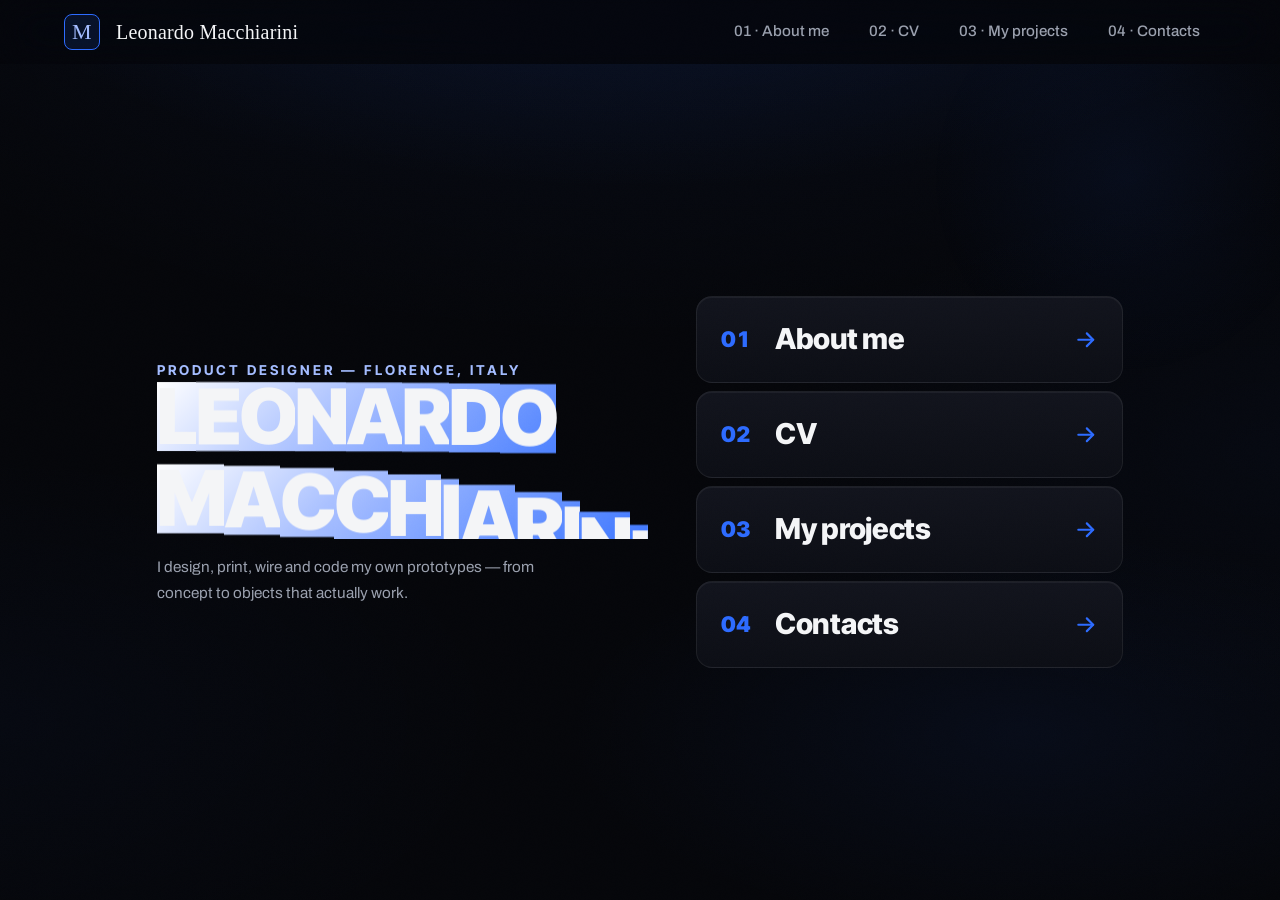
<file: index.html>
<!doctype html>
<html lang="en">
<head>
<meta charset="utf-8">
<meta name="viewport" content="width=device-width, initial-scale=1">
<meta name="color-scheme" content="dark">
<title>Leonardo Macchiarini — Product Designer</title>
<meta name="description" content="Portfolio of Leonardo Macchiarini: product design, 3D modeling and physical prototyping.">
<link rel="icon" href="data:image/svg+xml,%3Csvg xmlns='http://www.w3.org/2000/svg' viewBox='0 0 64 64'%3E%3Crect width='64' height='64' rx='14' fill='%23070708'/%3E%3Ctext x='32' y='45' font-family='Georgia,serif' font-size='38' fill='%232D6BFF' text-anchor='middle'%3EM%3C/text%3E%3C/svg%3E">
<link rel="stylesheet" href="assets/css/fonts.css">
<link rel="stylesheet" href="assets/css/layout.css">
<link rel="stylesheet" href="assets/css/style.css">
<script src="assets/vendor/gsap.min.js" defer></script>
<script src="assets/vendor/ScrollTrigger.min.js" defer></script>
<script src="assets/vendor/lenis.min.js" defer></script>
<script src="assets/js/main.js" defer></script>
<script src="assets/js/motion.js" defer></script>
</head>
<body class="landing-page">
<a class="skip" href="#contenuto">Skip to content</a>
<div id="progress" aria-hidden="true"></div>
<header class="site-header">
  <div class="header-inner">
    <a class="brand" href="index.html"><span class="brand-mark" aria-hidden="true">M</span><span>Leonardo Macchiarini</span></a>
    <button class="nav-toggle" type="button" aria-expanded="false" aria-controls="site-nav" aria-label="Open menu"><svg class="od-icon" style="--od-icon-size:1.4em" viewBox="0 0 24 24" fill="none" stroke="currentColor" stroke-width="2" stroke-linecap="round" aria-hidden="true"><path d="M4 7h16M4 12h16M4 17h16"/></svg></button>
    <nav class="site-nav" id="site-nav" aria-label="Main navigation">
      <ul><li><a href="about.html">01 · About me</a></li><li><a href="cv.html">02 · CV</a></li><li><a href="projects.html">03 · My projects</a></li><li><a href="contacts.html">04 · Contacts</a></li></ul>
    </nav>
  </div>
</header>
<main id="contenuto">
  <section class="landing">
    <div class="landing-inner container">
      <div class="landing-text">
        <p class="kicker landing-kicker">Product designer — Florence, Italy</p>
        <h1 class="landing-title">Leonardo<br>Macchiarini</h1>
        <p class="landing-bio">I design, print, wire and code my own prototypes — from concept to objects that actually work.</p>
      </div>
      <nav class="landing-links" aria-label="Portfolio sections">
        <a class="landing-link" href="about.html"><span class="ll-num" aria-hidden="true">01</span><span class="ll-title">About me</span><span class="ll-arrow" aria-hidden="true"><svg class="od-icon" style="--od-icon-size:1.5em" viewBox="0 0 24 24" fill="none" stroke="currentColor" stroke-width="2" stroke-linecap="round" stroke-linejoin="round"><path d="M5 12h14"/><path d="M13 6l6 6-6 6"/></svg></span></a>
        <a class="landing-link" href="cv.html"><span class="ll-num" aria-hidden="true">02</span><span class="ll-title">CV</span><span class="ll-arrow" aria-hidden="true"><svg class="od-icon" style="--od-icon-size:1.5em" viewBox="0 0 24 24" fill="none" stroke="currentColor" stroke-width="2" stroke-linecap="round" stroke-linejoin="round"><path d="M5 12h14"/><path d="M13 6l6 6-6 6"/></svg></span></a>
        <a class="landing-link" href="projects.html"><span class="ll-num" aria-hidden="true">03</span><span class="ll-title">My projects</span><span class="ll-arrow" aria-hidden="true"><svg class="od-icon" style="--od-icon-size:1.5em" viewBox="0 0 24 24" fill="none" stroke="currentColor" stroke-width="2" stroke-linecap="round" stroke-linejoin="round"><path d="M5 12h14"/><path d="M13 6l6 6-6 6"/></svg></span></a>
        <a class="landing-link" href="contacts.html"><span class="ll-num" aria-hidden="true">04</span><span class="ll-title">Contacts</span><span class="ll-arrow" aria-hidden="true"><svg class="od-icon" style="--od-icon-size:1.5em" viewBox="0 0 24 24" fill="none" stroke="currentColor" stroke-width="2" stroke-linecap="round" stroke-linejoin="round"><path d="M5 12h14"/><path d="M13 6l6 6-6 6"/></svg></span></a>
      </nav>
    </div>
  </section>
</main>
</body>
</html>
</file>
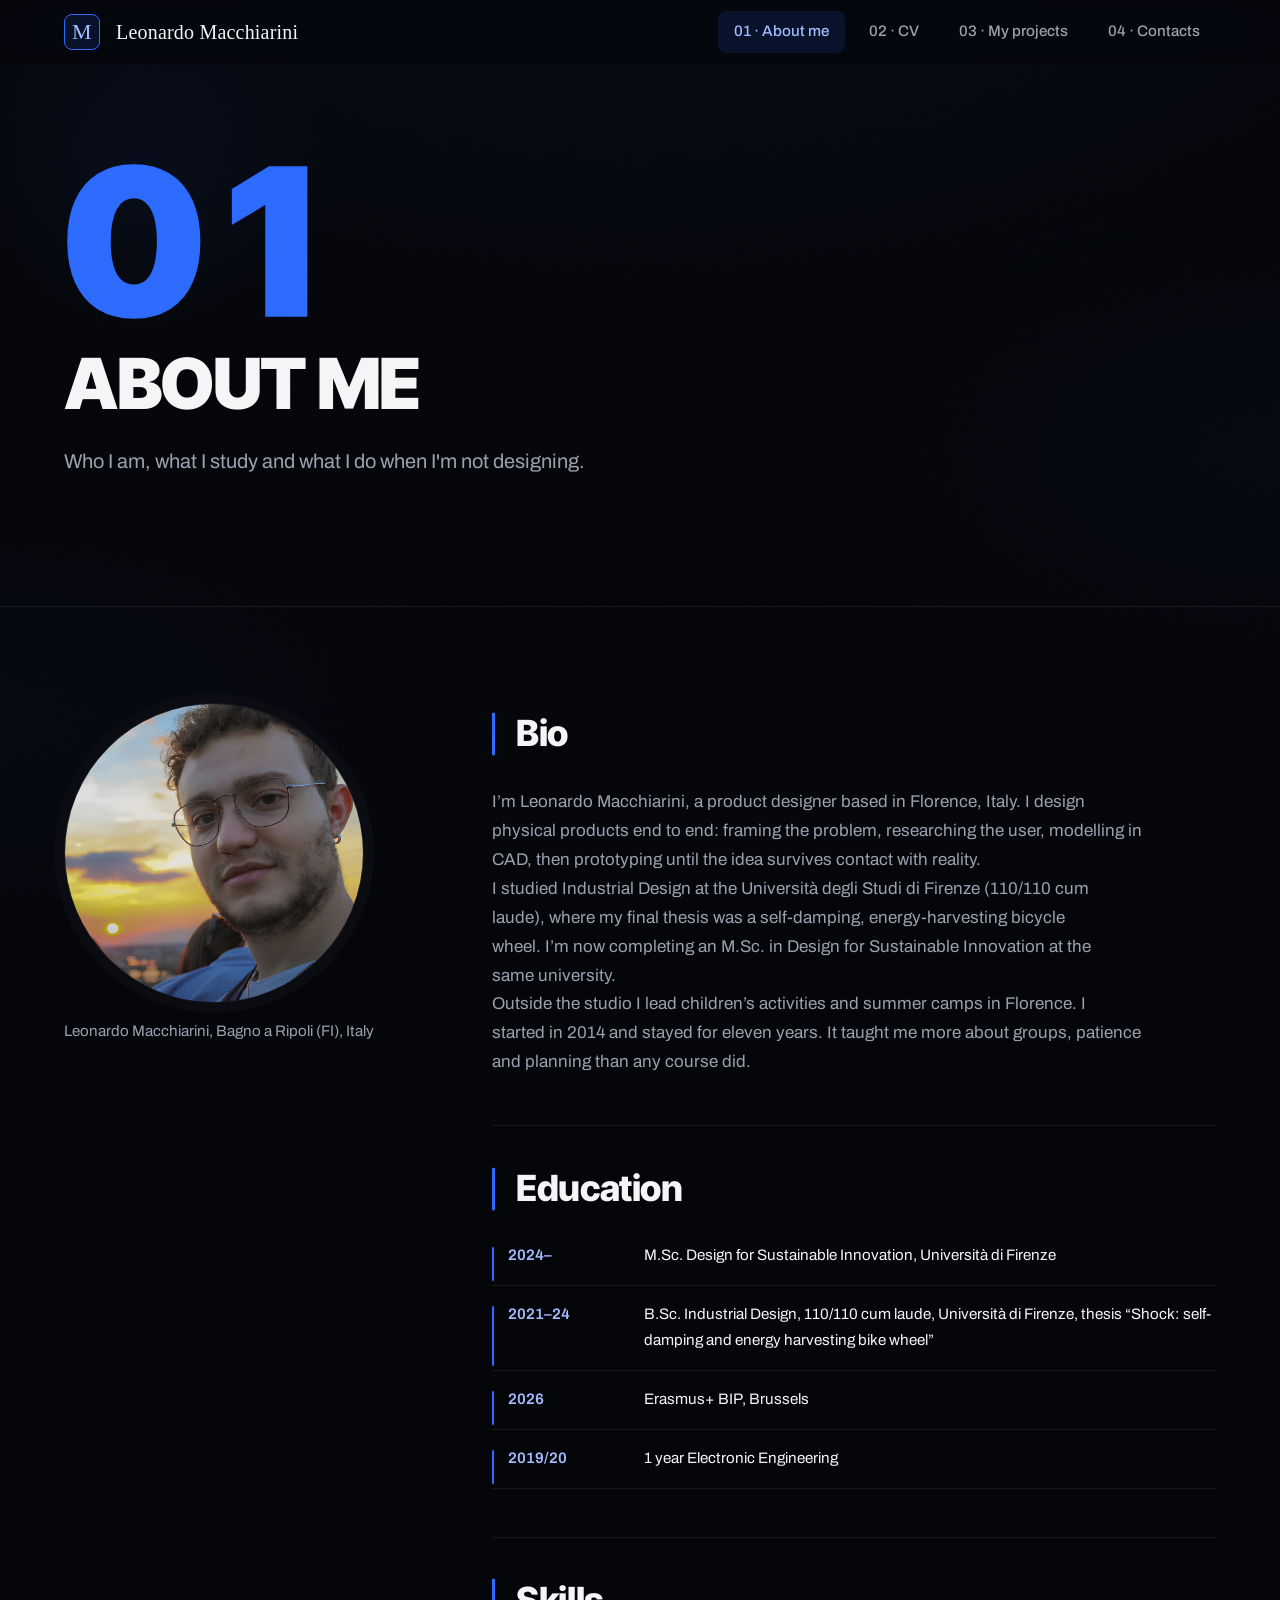
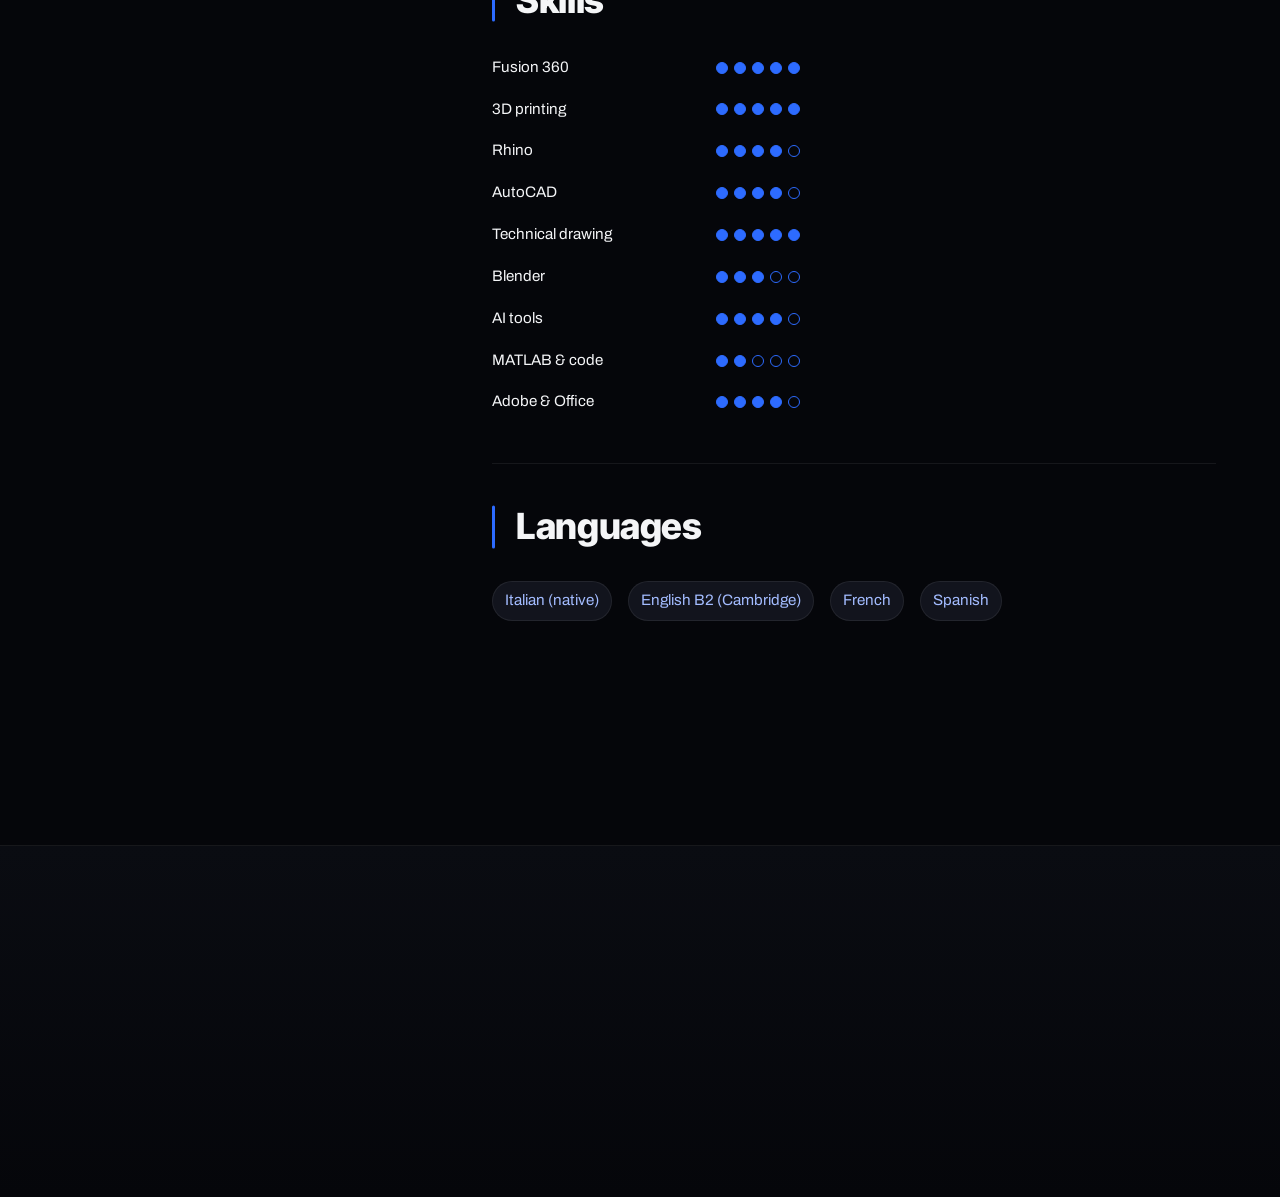
<file: about.html>
<!DOCTYPE html>
<html lang="en">
<head>
<meta charset="utf-8">
<meta name="viewport" content="width=device-width, initial-scale=1">
<meta name="color-scheme" content="dark">
<meta name="theme-color" content="#05060a">
<title>About me | Leonardo Macchiarini</title>
<meta name="description" content="Leonardo Macchiarini: bio, education, skills and languages.">
<link rel="icon" href="data:image/svg+xml,%3Csvg xmlns='http://www.w3.org/2000/svg' viewBox='0 0 64 64'%3E%3Crect width='64' height='64' rx='14' fill='%23070708'/%3E%3Ctext x='32' y='45' font-family='Georgia,serif' font-size='38' fill='%232D6BFF' text-anchor='middle'%3EM%3C/text%3E%3C/svg%3E">
<link rel="stylesheet" href="assets/css/fonts.css">
<link rel="stylesheet" href="assets/css/layout.css">
<link rel="stylesheet" href="assets/css/style.css">
<script>document.documentElement.classList.add("js")</script>
<script src="assets/vendor/gsap.min.js" defer></script>
<script src="assets/vendor/ScrollTrigger.min.js" defer></script>
<script src="assets/vendor/lenis.min.js" defer></script>
<script src="assets/js/main.js" defer></script>
<script src="assets/js/motion.js" defer></script>
</head>
<body>
<a class="skip" href="#contenuto">Skip to content</a>
<div id="progress" aria-hidden="true"></div>
<header class="site-header">
  <div class="header-inner">
    <a class="brand" href="index.html"><span class="brand-mark" aria-hidden="true">M</span><span>Leonardo Macchiarini</span></a>
    <button class="nav-toggle" type="button" aria-expanded="false" aria-controls="site-nav" aria-label="Open menu"><svg class="od-icon ic-menu" style="--od-icon-size:1.4em" viewBox="0 0 24 24" fill="none" stroke="currentColor" stroke-width="2" stroke-linecap="round" aria-hidden="true"><path d="M4 7h16M4 12h16M4 17h16"/></svg><svg class="od-icon ic-x" style="--od-icon-size:1.4em" viewBox="0 0 24 24" fill="none" stroke="currentColor" stroke-width="2" stroke-linecap="round" aria-hidden="true"><path d="M6 6l12 12M18 6L6 18"/></svg></button>
    <nav class="site-nav" id="site-nav" aria-label="Main navigation">
      <ul><li><a href="about.html" aria-current="page">01 · About me</a></li><li><a href="cv.html">02 · CV</a></li><li><a href="projects.html">03 · My projects</a></li><li><a href="contacts.html">04 · Contacts</a></li></ul>
    </nav>
  </div>
</header>
<main id="contenuto">
<section class="page-head">
  <div class="container">
    <span class="big-num" aria-hidden="true">01</span>
    <h1 class="reveal">About me</h1>
    <p class="lead reveal">Who I am, what I study and what I do when I'm not designing.</p>
  </div>
</section>
<section class="container about-grid">
  <figure class="about-photo reveal">
    <span class="frame"><img src="assets/img/about/p04-01.jpg" width="2367" height="2000" alt="Portrait of Leonardo Macchiarini" loading="eager"></span>
    <figcaption>Leonardo Macchiarini, Bagno a Ripoli (FI), Italy</figcaption>
  </figure>
  <div class="about-cols">
    <div class="about-block reveal">
      <h2 class="reveal">Bio</h2>
      <p>I’m Leonardo Macchiarini, a product designer based in Florence, Italy. I design physical products end to end: framing the problem, researching the user, modelling in CAD, then prototyping until the idea survives contact with reality.</p>
      <p>I studied Industrial Design at the Università degli Studi di Firenze (110/110 cum laude), where my final thesis was a self-damping, energy-harvesting bicycle wheel. I’m now completing an M.Sc. in Design for Sustainable Innovation at the same university.</p>
      <p>Outside the studio I lead children’s activities and summer camps in Florence. I started in 2014 and stayed for eleven years. It taught me more about groups, patience and planning than any course did.</p>
    </div>
    <div class="about-block reveal">
      <h2 class="reveal">Education</h2>
      <ul class="edu-list"><li><span class="yr">2024–</span><span>M.Sc. Design for Sustainable Innovation, Università di Firenze</span></li><li><span class="yr">2021–24</span><span>B.Sc. Industrial Design, 110/110 cum laude, Università di Firenze, thesis “Shock: self-damping and energy harvesting bike wheel”</span></li><li><span class="yr">2026</span><span>Erasmus+ BIP, Brussels</span></li><li><span class="yr">2019/20</span><span>1 year Electronic Engineering</span></li></ul>
    </div>
    <div class="about-block reveal">
      <h2 class="reveal">Skills</h2>
      <ul class="skill-list">
        <li class="skill"><span>Fusion 360</span><span class="dots" role="img" aria-label="5 out of 5"><span class="dot on"></span><span class="dot on"></span><span class="dot on"></span><span class="dot on"></span><span class="dot on"></span></span></li>
        <li class="skill"><span>3D printing</span><span class="dots" role="img" aria-label="5 out of 5"><span class="dot on"></span><span class="dot on"></span><span class="dot on"></span><span class="dot on"></span><span class="dot on"></span></span></li>
        <li class="skill"><span>Rhino</span><span class="dots" role="img" aria-label="4 out of 5"><span class="dot on"></span><span class="dot on"></span><span class="dot on"></span><span class="dot on"></span><span class="dot"></span></span></li>
        <li class="skill"><span>AutoCAD</span><span class="dots" role="img" aria-label="4 out of 5"><span class="dot on"></span><span class="dot on"></span><span class="dot on"></span><span class="dot on"></span><span class="dot"></span></span></li>
        <li class="skill"><span>Technical drawing</span><span class="dots" role="img" aria-label="5 out of 5"><span class="dot on"></span><span class="dot on"></span><span class="dot on"></span><span class="dot on"></span><span class="dot on"></span></span></li>
        <li class="skill"><span>Blender</span><span class="dots" role="img" aria-label="3 out of 5"><span class="dot on"></span><span class="dot on"></span><span class="dot on"></span><span class="dot"></span><span class="dot"></span></span></li>
        <li class="skill"><span>AI tools</span><span class="dots" role="img" aria-label="4 out of 5"><span class="dot on"></span><span class="dot on"></span><span class="dot on"></span><span class="dot on"></span><span class="dot"></span></span></li>
        <li class="skill"><span>MATLAB &amp; code</span><span class="dots" role="img" aria-label="2 out of 5"><span class="dot on"></span><span class="dot on"></span><span class="dot"></span><span class="dot"></span><span class="dot"></span></span></li>
        <li class="skill"><span>Adobe &amp; Office</span><span class="dots" role="img" aria-label="4 out of 5"><span class="dot on"></span><span class="dot on"></span><span class="dot on"></span><span class="dot on"></span><span class="dot"></span></span></li>
      </ul>
    </div>
    <div class="about-block reveal">
      <h2 class="reveal">Languages</h2>
      <ul class="lang-list"><li class="chip">Italian (native)</li><li class="chip">English B2 (Cambridge)</li><li class="chip">French</li><li class="chip">Spanish</li></ul>
    </div>
  </div>
</section>

</main>
<footer class="site-footer">
  <div class="container">
    <div class="footer-grid">
      <div>
        <p class="footer-brand">Leonardo Macchiarini</p>
        <p class="footer-note">Product designer — Florence, Italy.</p>
      </div>
      <div>
        <h2>Contacts</h2>
        <ul class="footer-links">
          <li><a href="mailto:macchiarini.leonardo@gmail.com">macchiarini.leonardo@gmail.com</a></li>
          <li><a href="tel:+393932927646">+39&nbsp;393&nbsp;292&nbsp;7646</a></li>
          <li>Bagno a Ripoli (FI), Italy</li>
        </ul>
      </div>
      <div>
        <h2>Sections</h2>
        <ul class="footer-links">
          <li><a href="about.html">01 · About me</a></li>
          <li><a href="cv.html">02 · CV</a></li>
          <li><a href="projects.html">03 · My projects</a></li>
          <li><a href="contacts.html">04 · Contacts</a></li>
        </ul>
      </div>
    </div>
    <div class="footer-bottom">
      <span>Portfolio — Leonardo Macchiarini</span>
      <span>2026</span>
    </div>
  </div>
</footer>
</body>
</html>
</file>
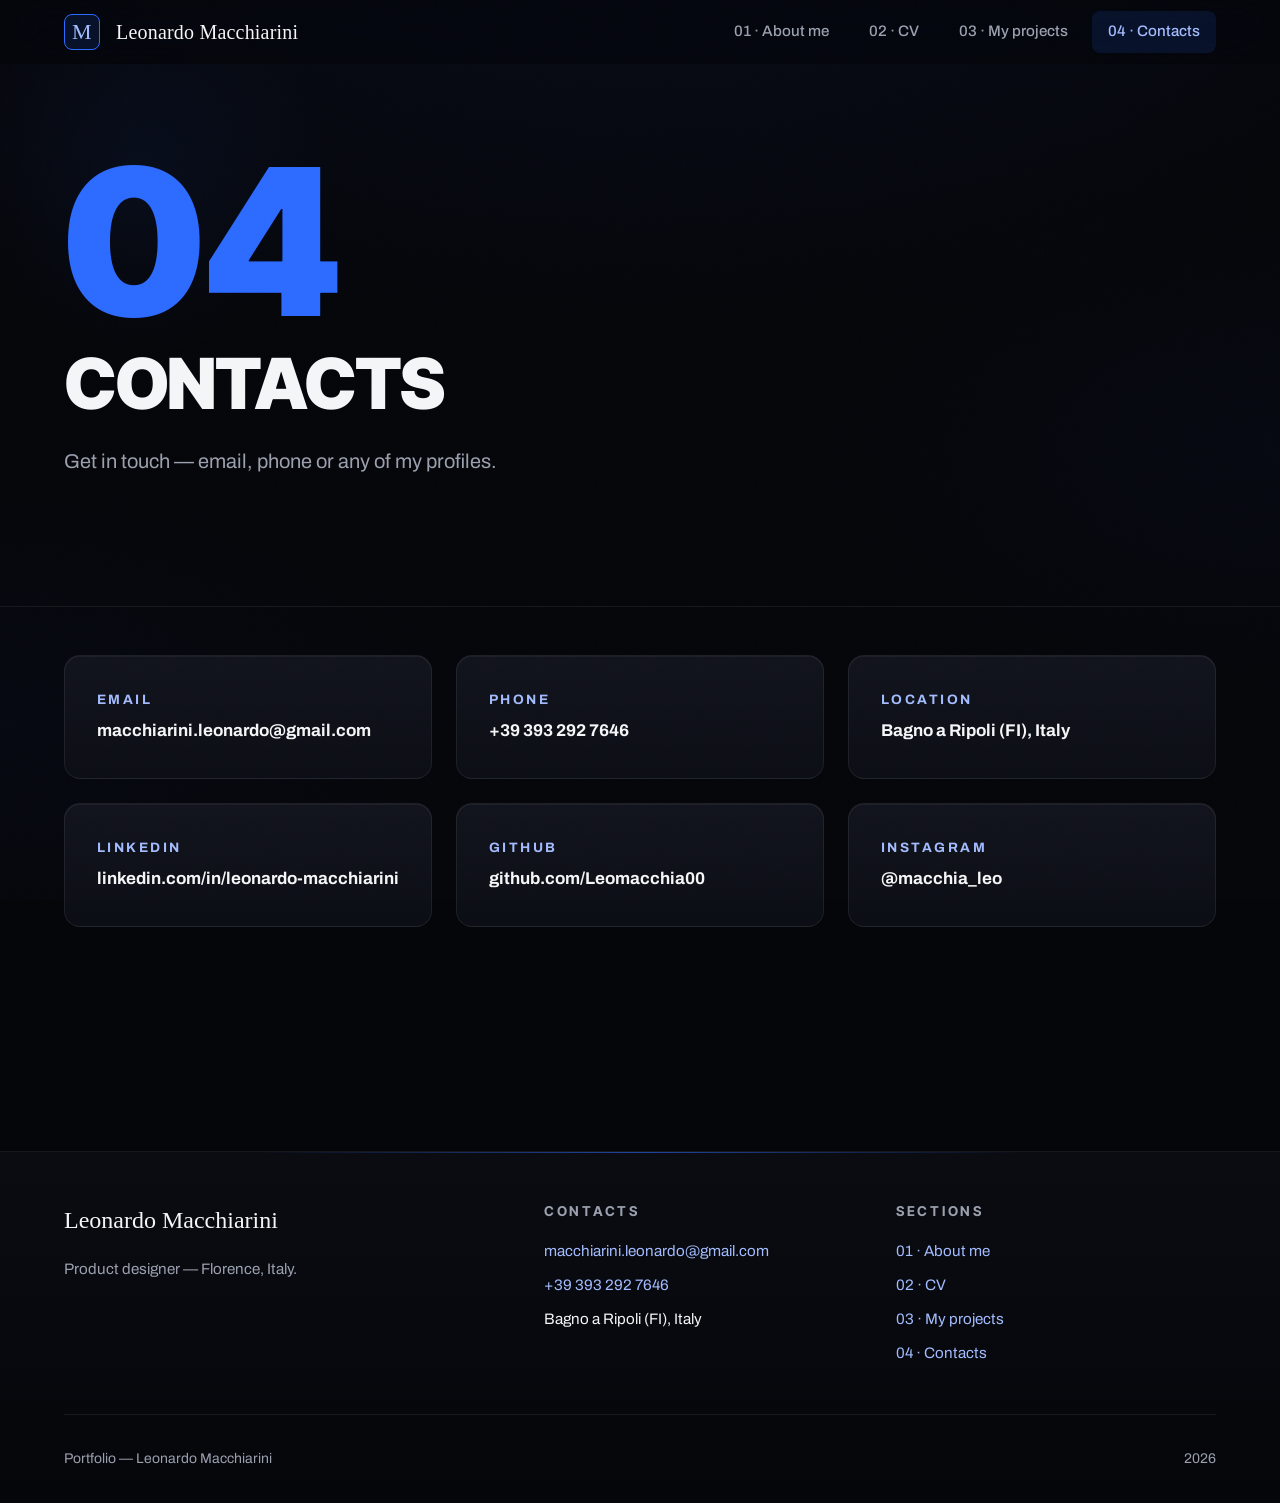
<file: contacts.html>
<!doctype html>
<html lang="en">
<head>
<meta charset="utf-8">
<meta name="viewport" content="width=device-width, initial-scale=1">
<meta name="color-scheme" content="dark">
<title>Contacts — Leonardo Macchiarini</title>
<meta name="description" content="Contact Leonardo Macchiarini: email, phone, LinkedIn, GitHub, Instagram.">
<link rel="icon" href="data:image/svg+xml,%3Csvg xmlns='http://www.w3.org/2000/svg' viewBox='0 0 64 64'%3E%3Crect width='64' height='64' rx='14' fill='%23070708'/%3E%3Ctext x='32' y='45' font-family='Georgia,serif' font-size='38' fill='%232D6BFF' text-anchor='middle'%3EM%3C/text%3E%3C/svg%3E">
<link rel="stylesheet" href="assets/css/fonts.css">
<link rel="stylesheet" href="assets/css/layout.css">
<link rel="stylesheet" href="assets/css/style.css">
<script src="assets/vendor/gsap.min.js" defer></script>
<script src="assets/vendor/ScrollTrigger.min.js" defer></script>
<script src="assets/vendor/lenis.min.js" defer></script>
<script src="assets/js/main.js" defer></script>
<script src="assets/js/motion.js" defer></script>
</head>
<body>
<a class="skip" href="#contenuto">Skip to content</a>
<div id="progress" aria-hidden="true"></div>
<header class="site-header">
  <div class="header-inner">
    <a class="brand" href="index.html"><span class="brand-mark" aria-hidden="true">M</span><span>Leonardo Macchiarini</span></a>
    <button class="nav-toggle" type="button" aria-expanded="false" aria-controls="site-nav" aria-label="Open menu"><svg class="od-icon" style="--od-icon-size:1.4em" viewBox="0 0 24 24" fill="none" stroke="currentColor" stroke-width="2" stroke-linecap="round" aria-hidden="true"><path d="M4 7h16M4 12h16M4 17h16"/></svg></button>
    <nav class="site-nav" id="site-nav" aria-label="Main navigation">
      <ul><li><a href="about.html">01 · About me</a></li><li><a href="cv.html">02 · CV</a></li><li><a href="projects.html">03 · My projects</a></li><li><a href="contacts.html" aria-current="page">04 · Contacts</a></li></ul>
    </nav>
  </div>
</header>
<main id="contenuto">
<section class="page-head">
  <div class="container">
    <span class="big-num" aria-hidden="true">04</span>
    <h1>Contacts</h1>
    <p class="lead">Get in touch — email, phone or any of my profiles.</p>
  </div>
</section>
<section class="contact-section container">
  <div class="contact-grid">
    <a class="contact-card reveal" href="mailto:macchiarini.leonardo@gmail.com"><span class="cc-label">Email</span><span class="cc-value">macchiarini.leonardo@gmail.com</span></a>
    <a class="contact-card reveal" href="tel:+393932927646"><span class="cc-label">Phone</span><span class="cc-value">+39 393 292 7646</span></a>
    <div class="contact-card reveal"><span class="cc-label">Location</span><span class="cc-value">Bagno a Ripoli (FI), Italy</span></div>
    <a class="contact-card reveal" href="https://www.linkedin.com/in/leonardo-macchiarini" target="_blank" rel="noopener"><span class="cc-label">LinkedIn</span><span class="cc-value">linkedin.com/in/leonardo-macchiarini</span></a>
    <a class="contact-card reveal" href="https://github.com/Leomacchia00" target="_blank" rel="noopener"><span class="cc-label">GitHub</span><span class="cc-value">github.com/Leomacchia00</span></a>
    <a class="contact-card reveal" href="https://www.instagram.com/macchia_leo" target="_blank" rel="noopener"><span class="cc-label">Instagram</span><span class="cc-value">@macchia_leo</span></a>
  </div>
</section>

</main>
<footer class="site-footer">
  <div class="container">
    <div class="footer-grid">
      <div>
        <p class="footer-brand">Leonardo Macchiarini</p>
        <p class="footer-note">Product designer — Florence, Italy.</p>
      </div>
      <div>
        <h2>Contacts</h2>
        <ul class="footer-links">
          <li><a href="mailto:macchiarini.leonardo@gmail.com">macchiarini.leonardo@gmail.com</a></li>
          <li><a href="tel:+393932927646">+39 393 292 7646</a></li>
          <li>Bagno a Ripoli (FI), Italy</li>
        </ul>
      </div>
      <div>
        <h2>Sections</h2>
        <ul class="footer-links">
          <li><a href="about.html">01 · About me</a></li>
          <li><a href="cv.html">02 · CV</a></li>
          <li><a href="projects.html">03 · My projects</a></li>
          <li><a href="contacts.html">04 · Contacts</a></li>
        </ul>
      </div>
    </div>
    <div class="footer-bottom">
      <span>Portfolio — Leonardo Macchiarini</span>
      <span>2026</span>
    </div>
  </div>
</footer>
</body>
</html>
</file>
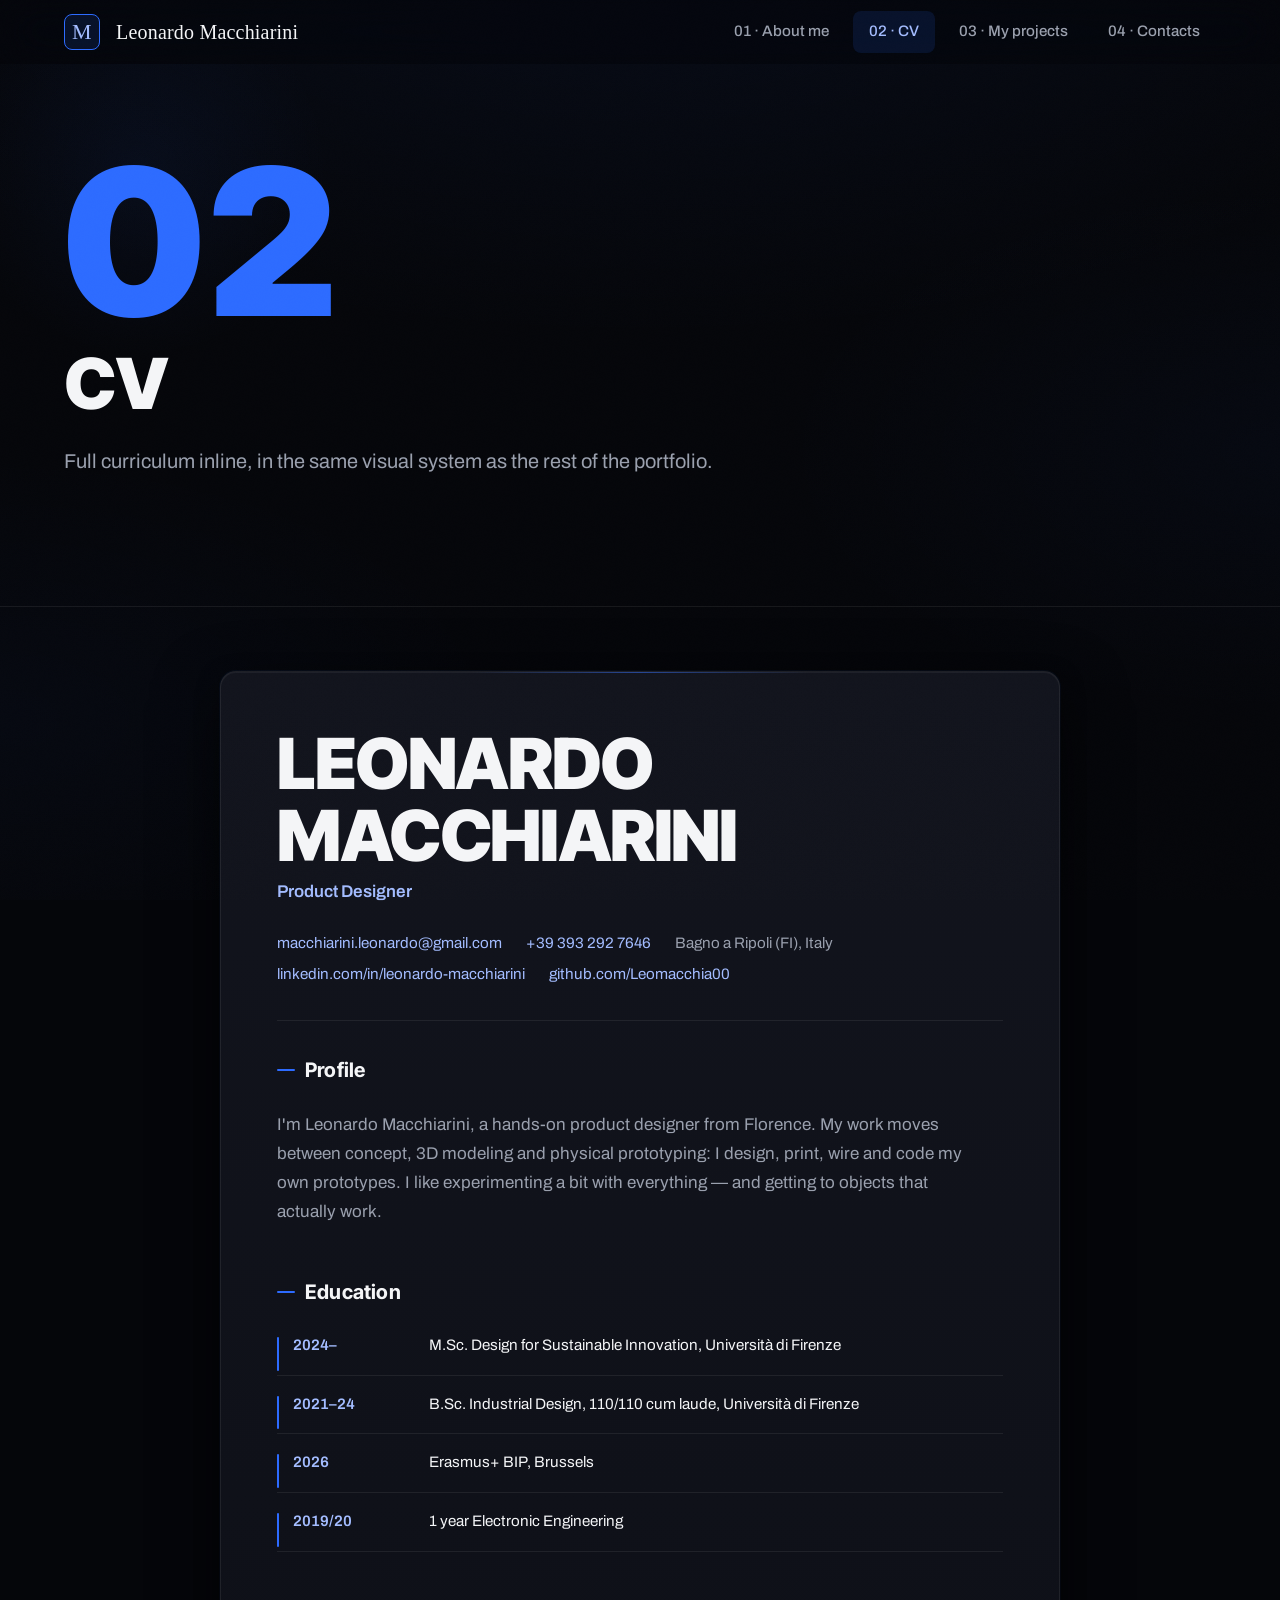
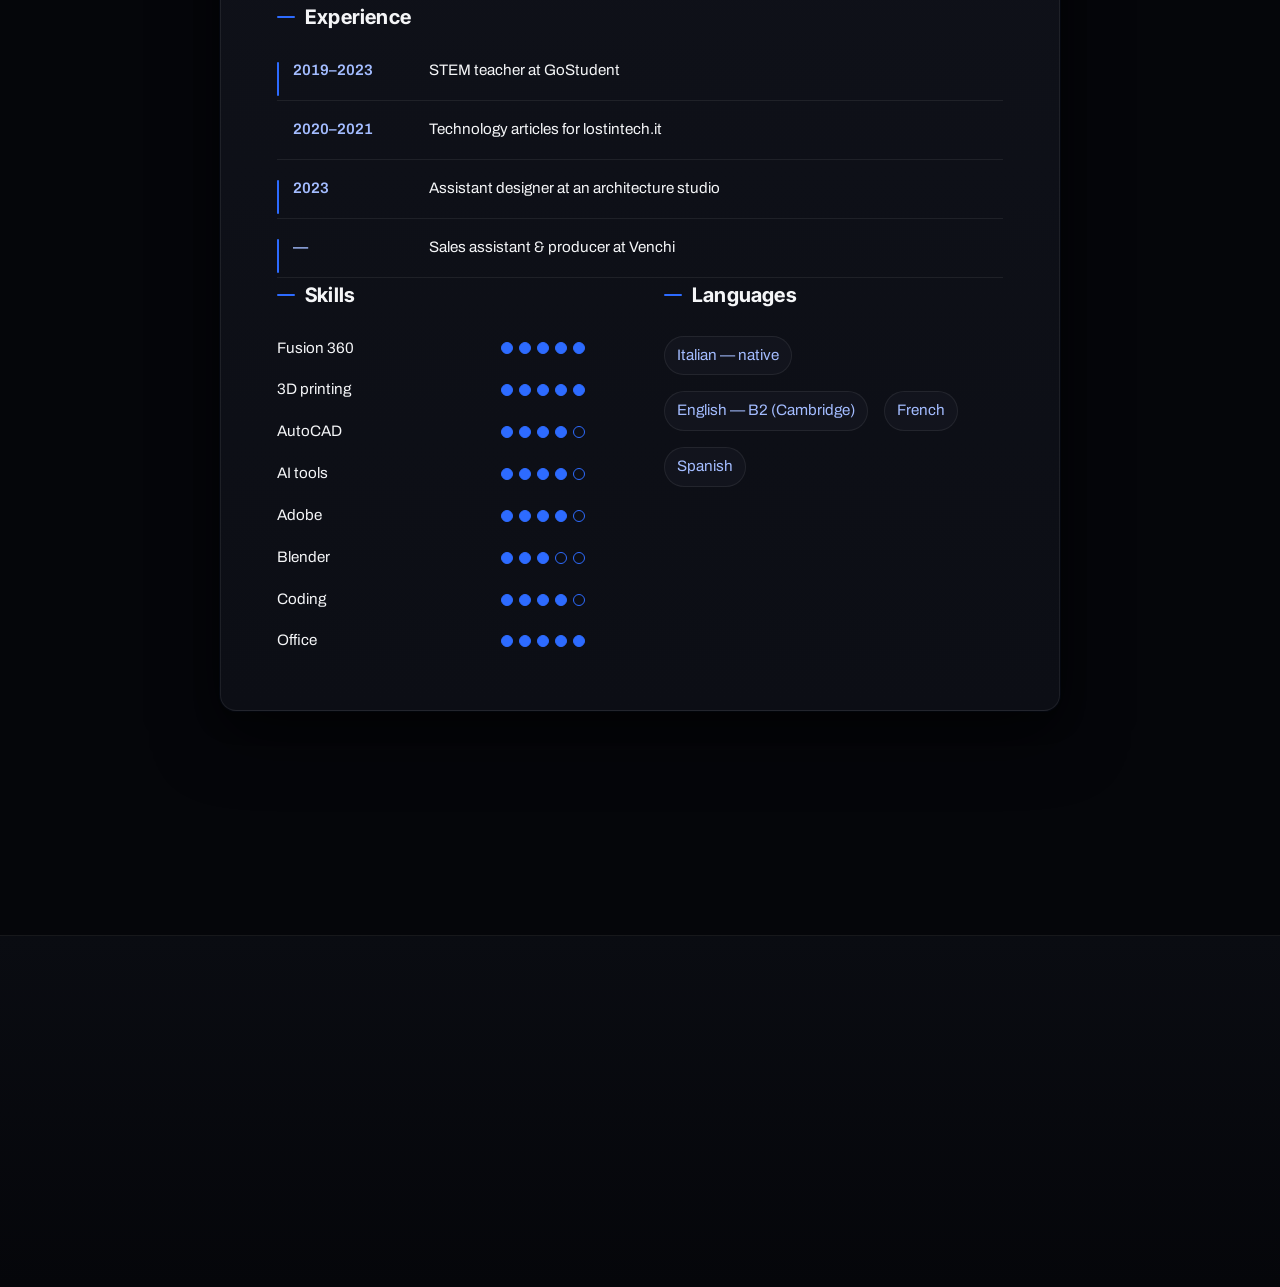
<file: cv.html>
<!doctype html>
<html lang="en">
<head>
<meta charset="utf-8">
<meta name="viewport" content="width=device-width, initial-scale=1">
<meta name="color-scheme" content="dark">
<title>CV — Leonardo Macchiarini</title>
<meta name="description" content="Curriculum vitae of Leonardo Macchiarini, product designer.">
<link rel="icon" href="data:image/svg+xml,%3Csvg xmlns='http://www.w3.org/2000/svg' viewBox='0 0 64 64'%3E%3Crect width='64' height='64' rx='14' fill='%23070708'/%3E%3Ctext x='32' y='45' font-family='Georgia,serif' font-size='38' fill='%232D6BFF' text-anchor='middle'%3EM%3C/text%3E%3C/svg%3E">
<link rel="stylesheet" href="assets/css/fonts.css">
<link rel="stylesheet" href="assets/css/layout.css">
<link rel="stylesheet" href="assets/css/style.css">
<script src="assets/vendor/gsap.min.js" defer></script>
<script src="assets/vendor/ScrollTrigger.min.js" defer></script>
<script src="assets/vendor/lenis.min.js" defer></script>
<script src="assets/js/main.js" defer></script>
<script src="assets/js/motion.js" defer></script>
</head>
<body>
<a class="skip" href="#contenuto">Skip to content</a>
<div id="progress" aria-hidden="true"></div>
<header class="site-header">
  <div class="header-inner">
    <a class="brand" href="index.html"><span class="brand-mark" aria-hidden="true">M</span><span>Leonardo Macchiarini</span></a>
    <button class="nav-toggle" type="button" aria-expanded="false" aria-controls="site-nav" aria-label="Open menu"><svg class="od-icon" style="--od-icon-size:1.4em" viewBox="0 0 24 24" fill="none" stroke="currentColor" stroke-width="2" stroke-linecap="round" aria-hidden="true"><path d="M4 7h16M4 12h16M4 17h16"/></svg></button>
    <nav class="site-nav" id="site-nav" aria-label="Main navigation">
      <ul><li><a href="about.html">01 · About me</a></li><li><a href="cv.html" aria-current="page">02 · CV</a></li><li><a href="projects.html">03 · My projects</a></li><li><a href="contacts.html">04 · Contacts</a></li></ul>
    </nav>
  </div>
</header>
<main id="contenuto">
<section class="page-head">
  <div class="container">
    <span class="big-num" aria-hidden="true">02</span>
    <h1>CV</h1>
    <p class="lead">Full curriculum inline, in the same visual system as the rest of the portfolio.</p>
  </div>
</section>
<section class="cv-wrap container">
  <article class="cv-sheet reveal">
    <header class="cv-head">
      <h2>Leonardo Macchiarini</h2>
      <p class="cv-role">Product Designer</p>
      <ul class="cv-contact">
        <li><a href="mailto:macchiarini.leonardo@gmail.com">macchiarini.leonardo@gmail.com</a></li>
        <li><a href="tel:+393932927646">+39 393 292 7646</a></li>
        <li>Bagno a Ripoli (FI), Italy</li>
        <li><a href="https://www.linkedin.com/in/leonardo-macchiarini" target="_blank" rel="noopener">linkedin.com/in/leonardo-macchiarini</a></li>
        <li><a href="https://github.com/Leomacchia00" target="_blank" rel="noopener">github.com/Leomacchia00</a></li>
      </ul>
    </header>
    <section class="cv-sec">
      <h3>Profile</h3>
      <p>I'm Leonardo Macchiarini, a hands-on product designer from Florence. My work moves between concept, 3D modeling and physical prototyping: I design, print, wire and code my own prototypes. I like experimenting a bit with everything — and getting to objects that actually work.</p>
    </section>
    <section class="cv-sec">
      <h3>Education</h3>
      <ul class="edu-list"><li><span class="yr">2024–</span><span>M.Sc. Design for Sustainable Innovation, Università di Firenze</span></li><li><span class="yr">2021–24</span><span>B.Sc. Industrial Design, 110/110 cum laude, Università di Firenze</span></li><li><span class="yr">2026</span><span>Erasmus+ BIP, Brussels</span></li><li><span class="yr">2019/20</span><span>1 year Electronic Engineering</span></li></ul>
    </section>
    <section class="cv-sec">
      <h3>Experience</h3>
      <ul class="exp-list"><li><span class="yr">2019–2023</span><span>STEM teacher at GoStudent</span></li><li><span class="yr">2020–2021</span><span>Technology articles for lostintech.it</span></li><li><span class="yr">2023</span><span>Assistant designer at an architecture studio</span></li><li><span class="yr">—</span><span>Sales assistant &amp; producer at Venchi</span></li></ul>
    </section>
    <div class="cv-cols">
    <section class="cv-sec">
      <h3>Skills</h3>
      <ul class="skill-list"><li class="skill"><span>Fusion 360</span><span class="dots" role="img" aria-label="5 out of 5"><span class="dot on"></span><span class="dot on"></span><span class="dot on"></span><span class="dot on"></span><span class="dot on"></span></span></li><li class="skill"><span>3D printing</span><span class="dots" role="img" aria-label="5 out of 5"><span class="dot on"></span><span class="dot on"></span><span class="dot on"></span><span class="dot on"></span><span class="dot on"></span></span></li><li class="skill"><span>AutoCAD</span><span class="dots" role="img" aria-label="4 out of 5"><span class="dot on"></span><span class="dot on"></span><span class="dot on"></span><span class="dot on"></span><span class="dot"></span></span></li><li class="skill"><span>AI tools</span><span class="dots" role="img" aria-label="4 out of 5"><span class="dot on"></span><span class="dot on"></span><span class="dot on"></span><span class="dot on"></span><span class="dot"></span></span></li><li class="skill"><span>Adobe</span><span class="dots" role="img" aria-label="4 out of 5"><span class="dot on"></span><span class="dot on"></span><span class="dot on"></span><span class="dot on"></span><span class="dot"></span></span></li><li class="skill"><span>Blender</span><span class="dots" role="img" aria-label="3 out of 5"><span class="dot on"></span><span class="dot on"></span><span class="dot on"></span><span class="dot"></span><span class="dot"></span></span></li><li class="skill"><span>Coding</span><span class="dots" role="img" aria-label="4 out of 5"><span class="dot on"></span><span class="dot on"></span><span class="dot on"></span><span class="dot on"></span><span class="dot"></span></span></li><li class="skill"><span>Office</span><span class="dots" role="img" aria-label="5 out of 5"><span class="dot on"></span><span class="dot on"></span><span class="dot on"></span><span class="dot on"></span><span class="dot on"></span></span></li></ul>
    </section>
    <section class="cv-sec">
      <h3>Languages</h3>
      <ul class="lang-list"><li class="chip">Italian — native</li><li class="chip">English — B2 (Cambridge)</li><li class="chip">French</li><li class="chip">Spanish</li></ul>
    </section>
    </div>
  </article>
</section>

</main>
<footer class="site-footer">
  <div class="container">
    <div class="footer-grid">
      <div>
        <p class="footer-brand">Leonardo Macchiarini</p>
        <p class="footer-note">Product designer — Florence, Italy.</p>
      </div>
      <div>
        <h2>Contacts</h2>
        <ul class="footer-links">
          <li><a href="mailto:macchiarini.leonardo@gmail.com">macchiarini.leonardo@gmail.com</a></li>
          <li><a href="tel:+393932927646">+39 393 292 7646</a></li>
          <li>Bagno a Ripoli (FI), Italy</li>
        </ul>
      </div>
      <div>
        <h2>Sections</h2>
        <ul class="footer-links">
          <li><a href="about.html">01 · About me</a></li>
          <li><a href="cv.html">02 · CV</a></li>
          <li><a href="projects.html">03 · My projects</a></li>
          <li><a href="contacts.html">04 · Contacts</a></li>
        </ul>
      </div>
    </div>
    <div class="footer-bottom">
      <span>Portfolio — Leonardo Macchiarini</span>
      <span>2026</span>
    </div>
  </div>
</footer>
</body>
</html>
</file>
<file: assets/css/fonts.css>
/* Archivo (local woff2) — imported from the fonts folder so existing
   `assets/css/fonts.css` links resolve without touching the pages. */
@import url("../fonts/fonts.css");
</file>
<file: assets/css/layout.css>
/* OD-LAYOUT-PRIMITIVES v1 — structure only: display, flex/grid, overflow, wrapping, ratio, geometry.
   Put this @layer first; product CSS outside the layer wins ordinary layout rules.
   Native hidden and closed-dialog states take precedence over component display rules. */
@layer od-layout {
  [hidden]:not([hidden="until-found" i]) { display: none !important; }
  dialog:not([open]) { display: none !important; }

  :where(.od-stack,.od-row,.od-row-top,.od-cluster,.od-grid,.od-field,.od-stat,.od-cell,.od-tile) > :where(*) { min-width: 0; }

  /* containers */
  .od-stack   { display: flex; flex-direction: column; gap: var(--od-gap, 8px); }
  .od-row     { display: flex; align-items: center; gap: var(--od-gap, 8px); }
  .od-row-top { display: flex; align-items: flex-start; gap: var(--od-gap, 8px); }
  .od-cluster { display: flex; flex-wrap: wrap; align-items: center; gap: var(--od-gap, 8px); }
  .od-fill    { flex: 1 1 0; min-width: 0; }
  .od-fixed   { flex: none; }
  .od-grid    { display: grid; gap: var(--od-gap, 12px); grid-template-columns: repeat(var(--od-cols, 3), minmax(0, 1fr)); }

  /* stacked information: each piece is its own line — never sibling inline spans */
  .od-stat, .od-field, .od-cell { display: grid; gap: var(--od-gap, 2px); }
  :where(.od-stat,.od-field,.od-cell) > :where(*) { display: block; }
  .od-tile { display: grid; grid-template-rows: auto 1fr; }
  :where(.od-tile) > :where(*) { display: block; }

  /* media keeps its intrinsic ratio by default; never a distorted or cropped
     cover by accident. height:auto lets the ratio win over an <img height="…">
     attribute. Cropping to a uniform box is an explicit opt-in: set --od-ratio
     AND add .od-media-cover together (per the core rule, only where a crop is
     deliberate — tile thumbs, decorative fills — never on full-frame content). */
  .od-media { display: block; width: 100%; height: auto; aspect-ratio: var(--od-ratio, auto); }
  .od-media-cover { object-fit: cover; }

  /* functional inline SVG icons opt into bounded geometry; content SVGs keep their own */
  .od-icon { display: inline-block; inline-size: var(--od-icon-size, 1em); block-size: var(--od-icon-size, 1em); flex: none; }

  /* data text only — authored copy is rewritten to its budget instead */
  .od-truncate { display: block; max-width: 100%; overflow: hidden; white-space: nowrap; text-overflow: ellipsis; }
  .od-clamp-2, .od-clamp-3 { display: -webkit-box; -webkit-box-orient: vertical; overflow: hidden; overflow-wrap: anywhere; }
  .od-clamp-2 { -webkit-line-clamp: 2; }
  .od-clamp-3 { -webkit-line-clamp: 3; }
  .od-lines-2 { min-height: calc(2 * 1.4em); }   /* block-level reservation for a shared baseline */
  .od-nowrap  { white-space: nowrap; }           /* 数字+单位 · 价格+起 · 日期+星期 */
  .od-keep    { word-break: keep-all; overflow-wrap: anywhere; } /* CJK labels break at spaces / <wbr> first */

  /* screen skeleton (optional): bars take their own space, the middle scrolls — no padding guessed for chrome */
  .od-screen { display: grid; grid-template-rows: auto minmax(0, 1fr) auto; height: 100%; }
  .od-scroll { overflow-y: auto; overscroll-behavior: contain; min-height: 0; }

  /* horizontal rail: the next item peeks at the edge; trailing room survives overflow */
  .od-rail { display: flex; gap: var(--od-gap, 8px); overflow-x: auto; scroll-snap-type: x proximity; scrollbar-width: none;
             padding-inline: var(--od-rail-pad, 16px); scroll-padding-inline: var(--od-rail-pad, 16px); }
  .od-rail::-webkit-scrollbar { display: none; }
  :where(.od-rail) > :where(*) { flex: none; scroll-snap-align: start; }
  :where(.od-rail) > :where(:last-child) { margin-inline-end: var(--od-rail-pad, 16px); }

  .od-spacer { flex: none; visibility: hidden; pointer-events: none; }
  .od-touch  { min-width: 44px; min-height: 44px; }
}
:root [hidden]:where(:not([hidden="until-found" i])) { display: none; }
/* /OD-LAYOUT-PRIMITIVES v1 */
</file>
<file: assets/css/style.css>
/* ============================================================
   PORTFOLIO — LEONARDO MACCHIARINI · DESIGN SYSTEM v2
   ------------------------------------------------------------
   Dark editorial ground, single brand accent (#2D6BFF), per-project
   scene tints, Inter Tight display / Archivo text / serif wordmark.
   Every value below must come from a token: no magic numbers in
   component rules (exceptions: one-off decorative keyframes).
   Layers:
     1. tokens          6. page head        11. lightbox
     2. reset & base    7. about
     3. utilities       8. cv               13. motion layer
     4. chrome          9. contacts         14. responsive
     5. landing        10. projects         15. reduced motion
   ============================================================ */

/* ============================================================
   1 · TOKENS
   ============================================================ */

:root {
  /* — surfaces — */
  --bg: #05060a;
  --bg-2: #0a0c12;
  --panel: #0c0e15;
  --panel-2: #12141d;
  --panel-grad: linear-gradient(180deg, var(--panel-2) 0%, var(--panel) 100%);
  --edge: inset 0 1px 0 rgba(255, 255, 255, 0.05);
  --line: rgba(255, 255, 255, 0.07);
  --line-strong: rgba(255, 255, 255, 0.14);

  /* — text — */
  --text: #f4f5f7;
  --muted: #9aa0ae;

  /* — accent (brand) — */
  --accent: #2D6BFF;
  --accent-strong: #1d54e0;
  --link: #A3BCFF;
  --on-accent: #ffffff;

  /* accent alpha scale — derived from --accent, so every tint follows
     the per-scene overrides (#shock/#elio/#silky-skin/#bat-wing) */
  --accent-a3: color-mix(in srgb, var(--accent) 3%, transparent);
  --accent-a6: color-mix(in srgb, var(--accent) 6%, transparent);
  --accent-a12: color-mix(in srgb, var(--accent) 12%, transparent);
  --accent-a16: color-mix(in srgb, var(--accent) 16%, transparent);
  --accent-a25: color-mix(in srgb, var(--accent) 25%, transparent);
  --accent-a45: color-mix(in srgb, var(--accent) 45%, transparent);
  --accent-soft: var(--accent-a12); /* legacy alias */

  /* — typography — */
  --font-sans: "Inter Tight", "Inter", "Segoe UI", system-ui, sans-serif; /* display */
  --font-body: "Archivo", "Inter Tight", "Segoe UI", system-ui, sans-serif; /* text & ui */
  --font-word: "Palatino Linotype", Palatino, Georgia, serif;             /* wordmark */

  /* display scale */
  --fs-hero: clamp(3.25rem, 13vw, 9rem);
  --fs-num: clamp(4.5rem, 16vw, 13rem);
  --fs-h1: clamp(2.25rem, 5.5vw, 4.5rem);
  --fs-h2: clamp(1.55rem, 3vw, 2.25rem);
  --fs-h3: clamp(1.3rem, 2.2vw, 1.65rem);
  /* text scale */
  --fs-xl: 1.5rem;
  --fs-lg: 1.375rem;
  --fs-lead: 1.25rem;
  --fs-body: 1.0625rem;
  --fs-small: 0.95rem;
  --fs-xs: 0.875rem;
  --fs-kicker: 0.85rem;
  --fs-micro: 0.6875rem;

  /* — spacing (8px scale) — */
  --s-1: 8px; --s-2: 16px; --s-3: 24px; --s-4: 32px;
  --s-5: 48px; --s-6: 64px; --s-7: 96px; --s-8: 128px;

  /* — radius — */
  --radius-xs: 4px;    /* focus outline */
  --radius-sm: 8px;    /* buttons, thumbs, inputs */
  --radius: 16px;      /* cards, panels */
  --radius-lg: 24px;   /* modals, lightbox */
  --radius-pill: 999px;/* chips, tags, pills */

  /* — elevation — */
  --shadow-1: 0 2px 8px rgba(0, 0, 0, 0.35), 0 8px 24px rgba(0, 0, 0, 0.25);
  --shadow-2: 0 4px 12px rgba(0, 0, 0, 0.3), 0 12px 32px rgba(0, 0, 0, 0.45);
  --shadow-3: 0 8px 24px rgba(0, 0, 0, 0.35), 0 24px 64px rgba(0, 0, 0, 0.5);
  --ring-focus: 0 0 0 4px var(--accent-a25);

  /* — z-scale — */
  --z-below: -1;
  --z-base: 0;
  --z-raised: 1;
  --z-sticky: 40;    /* deck rail */
  --z-header: 50;    /* fixed header */
  --z-progress: 60;  /* scroll progress bar */
  --z-preview: 60;   /* floating index preview */
  --z-grain: 80;     /* film grain overlay */
  --z-overlay: 100;  /* skip link */
  --z-debug: 999;    /* dev grid overlay */
  --z-cursor: 9998;  /* custom cursor */

  /* — motion — */
  --dur-xs: 80ms;
  --dur: 150ms;
  --dur-md: 250ms;
  --dur-reveal: 350ms;
  --dur-lg: 450ms;
  --dur-xl: 600ms;
  --ease: cubic-bezier(0.22, 1, 0.36, 1);
  --ease-out: cubic-bezier(0.16, 1, 0.3, 1);
  --ease-in: cubic-bezier(0.4, 0, 1, 1);
  --ease-in-out: cubic-bezier(0.65, 0, 0.35, 1);
  --ease-bounce: cubic-bezier(0.34, 1.56, 0.64, 1);
  --reveal-blur: 3px;
  --reveal-y: 12px;

  /* text swap (transitions.dev recipe 04) */
  --text-swap-dur: var(--dur);
  --text-swap-translate-y: 4px;
  --text-swap-blur: 2px;
  --text-swap-ease: var(--ease-in-out);

  /* — layout — */
  --header-h: 64px;
  --container: 1280px;
}

/* Per-project accent tints (scene-scoped overrides of --accent).
   The rail, kickers, meta-labels and hovers inside each scene inherit
   the project colour; the rest of the site keeps the brand blue.
   IMPORTANT: every scene must define its own --accent — motion.js tints
   the shared .deck-pin with the active scene's colour, so a scene without
   a local definition would inherit the *next* project's accent. */
#shock { --accent: #2D6BFF; --accent-soft: color-mix(in srgb, #2D6BFF 12%, transparent); }
#elio { --accent: #FFB35C; --accent-soft: color-mix(in srgb, #FFB35C 12%, transparent); }
#silky-skin { --accent: #FF7DAE; --accent-soft: color-mix(in srgb, #FF7DAE 12%, transparent); }
#bat-wing { --accent: #3DDCC8; --accent-soft: color-mix(in srgb, #3DDCC8 12%, transparent); }

/* ============================================================
   2 · RESET & BASE
   ============================================================ */

*, *::before, *::after { box-sizing: border-box; }

html:not(.lenis) { scroll-behavior: smooth; }
html {
  scroll-padding-top: var(--header-h);
  overflow-x: clip;
  scrollbar-width: thin;
  scrollbar-color: var(--panel-2) transparent;
}

body {
  margin: 0;
  background: var(--bg);
  color: var(--text);
  font-family: var(--font-body);
  font-size: var(--fs-body);
  line-height: 1.7;
  -webkit-font-smoothing: antialiased;
  -moz-osx-font-smoothing: grayscale;
  overflow-x: clip;
  font-feature-settings: "kern", "liga", "pnum";
  font-variant-ligatures: common-ligatures;
  background-image:
    radial-gradient(ellipse 120% 80% at 50% -10%, var(--accent-a6), transparent 60%),
    radial-gradient(ellipse 80% 60% at 100% 50%, var(--accent-a3), transparent 50%),
    radial-gradient(ellipse 80% 60% at 0% 80%, var(--accent-a3), transparent 50%);
  background-attachment: fixed;
}

img { display: block; max-width: 100%; height: auto; }

a { color: var(--link); text-decoration: none; transition: color var(--dur) var(--ease-out); touch-action: manipulation; }
a:hover { color: var(--text); }

h1, h2, h3, p, figure, blockquote { margin: 0; }

h1, h2, h3, h4 {
  font-family: var(--font-sans);
  text-wrap: balance;
  font-weight: 700;
}
h1 { letter-spacing: -0.03em; }
h2 { letter-spacing: -0.025em; }
h3 { letter-spacing: -0.015em; }
h4 { letter-spacing: -0.01em; }

p {
  text-wrap: pretty;
  max-width: 65ch;
  line-height: 1.7;
}

ul, ol { margin: 0; padding: 0; list-style: none; }

button { font: inherit; color: inherit; touch-action: manipulation; }

::selection { background: var(--accent); color: var(--on-accent); }

/* — focus system — */

:focus-visible {
  outline: 2px solid var(--accent);
  outline-offset: 2px;
  box-shadow: var(--ring-focus);
  border-radius: var(--radius-xs);
}

a:focus-visible {
  outline: 2px solid var(--accent);
  outline-offset: 2px;
  border-radius: var(--radius-sm);
}

input:focus-visible,
select:focus-visible,
textarea:focus-visible {
  outline: 2px solid var(--accent);
  outline-offset: 0;
  box-shadow: 0 0 0 3px var(--accent-a12);
}

/* ============================================================
   3 · UTILITIES
   ============================================================ */

.skip {
  position: fixed;
  top: -100px;
  left: var(--s-2);
  z-index: var(--z-overlay);
  background: var(--accent-strong);
  color: var(--on-accent);
  padding: var(--s-1) var(--s-2);
  border-radius: var(--radius-sm);
  transition: top var(--dur) var(--ease-out);
}
.skip:focus {
  top: var(--s-2);
  outline: 3px solid var(--accent);
  outline-offset: 0;
  background: var(--accent);
  color: var(--on-accent);
  box-shadow: var(--ring-focus);
}

.container {
  max-width: var(--container);
  margin-inline: auto;
  padding-inline: clamp(20px, 5vw, 64px);
}

main { padding-top: var(--header-h); }

section[id] { scroll-margin-top: calc(var(--header-h) + var(--s-2)); }

.kicker {
  font-family: var(--font-sans);
  font-size: var(--fs-kicker);
  font-weight: 700;
  letter-spacing: 0.22em;
  text-transform: uppercase;
  color: var(--link);
}

.lead {
  color: var(--muted);
  font-size: var(--fs-lead);
}

.chip {
  display: inline-block;
  padding: 6px 12px;
  border: 1px solid var(--line);
  border-radius: var(--radius-pill);
  background: var(--panel-2);
  color: var(--link);
  font-size: var(--fs-small);
}

/* — buttons — */

.btn {
  display: inline-flex;
  align-items: center;
  gap: var(--s-1);
  padding: 14px 24px;
  border-radius: var(--radius-sm);
  font-weight: 600;
  font-size: var(--fs-small);
  border: 1px solid transparent;
  transform: translate(var(--mx, 0px), var(--my, 0px));
  transition: background var(--dur) var(--ease-out), color var(--dur) var(--ease-out),
              border-color var(--dur) var(--ease-out), transform var(--dur) var(--ease-out),
              box-shadow var(--dur) var(--ease-out);
  -webkit-tap-highlight-color: transparent;
  text-decoration: none;
}
.btn.primary {
  background: var(--accent);
  color: var(--on-accent);
}
.btn.primary:hover {
  background: var(--accent-strong);
  color: var(--on-accent);
  box-shadow: var(--shadow-2);
  transform: translateY(-1px);
}
.btn.ghost {
  border-color: var(--line-strong);
  color: var(--text);
  background: transparent;
}
.btn.ghost:hover {
  border-color: var(--accent);
  color: var(--accent);
  background: var(--accent-a12);
  transform: translateY(-1px);
}
.btn:active {
  transform: translateY(0) scale(0.97);
  transition-duration: var(--dur-xs);
}

/* — magnetic hook (motion.js) — */
.magnetic { will-change: transform; }

/* — parallax hook (motion.js reads [data-speed]) — */
[data-speed] { will-change: transform; }

/* ============================================================
   4 · CHROME — header / nav / progress / footer
   ============================================================ */

.site-header {
  position: fixed;
  inset: 0 0 auto 0;
  z-index: var(--z-header);
  height: var(--header-h);
  background: color-mix(in srgb, var(--bg) 72%, transparent);
  backdrop-filter: blur(20px) saturate(180%);
  -webkit-backdrop-filter: blur(20px) saturate(180%);
  border-bottom: 1px solid transparent;
  transition: box-shadow var(--dur) var(--ease-out), background var(--dur) var(--ease-out), border-color var(--dur) var(--ease-out);
}
.site-header.scrolled {
  box-shadow: var(--shadow-1);
  background: color-mix(in srgb, var(--bg) 88%, transparent);
  border-bottom-color: var(--line);
}
.site-header.hide { transform: translateY(-100%); }

.header-inner {
  max-width: var(--container);
  margin-inline: auto;
  padding-inline: clamp(20px, 5vw, 64px);
  height: 100%;
  display: flex;
  align-items: center;
  gap: var(--s-3);
}

.brand {
  display: flex;
  align-items: center;
  gap: var(--s-2);
  color: var(--text);
  font-family: var(--font-word);
  font-size: var(--fs-lead);
  letter-spacing: 0.01em;
  transition: opacity var(--dur) var(--ease-out);
}
.brand:hover { color: var(--text); opacity: 0.85; }
.brand-mark {
  display: grid;
  place-items: center;
  width: 36px;
  height: 36px;
  border: 1px solid var(--accent);
  border-radius: var(--radius-sm);
  color: var(--link);
  font-family: var(--font-word);
  font-size: var(--fs-lg);
  line-height: 1;
  background: var(--accent-a12);
  transition: background var(--dur) var(--ease-out), transform var(--dur) var(--ease-out);
  view-transition-name: brand-mark; /* il logo morpha fra una pagina e l'altra */
}
.brand:hover .brand-mark { background: var(--accent); color: var(--on-accent); transform: rotate(-6deg); }

.site-nav { margin-left: auto; }
.site-nav ul { display: flex; align-items: center; gap: var(--s-1); }
.site-nav a {
  display: block;
  position: relative;
  isolation: isolate;
  overflow: hidden;
  padding: var(--s-1) var(--s-2);
  border-radius: var(--radius-sm);
  color: var(--muted);
  font-size: var(--fs-small);
  font-weight: 500;
  white-space: nowrap;
  transition: color var(--dur) var(--ease-out), background-color var(--dur) var(--ease-out);
}
.site-nav a::before {
  content: "";
  position: absolute;
  inset: 0;
  z-index: var(--z-below);
  background: var(--accent);
  border-radius: inherit;
  transform: scaleX(0);
  transform-origin: left center;
  transition: transform var(--dur-lg) var(--ease-in-out);
}
.site-nav a:hover { color: var(--on-accent); }
.site-nav a:hover::before { transform: scaleX(1); }
.site-nav a:active { transform: scale(0.96); }
.site-nav a[aria-current="page"] { color: var(--link); background: var(--accent-a12); }

.nav-toggle {
  display: none;
  margin-left: auto;
  width: 44px;
  height: 44px;
  background: none;
  border: 1px solid var(--line);
  border-radius: var(--radius-sm);
  cursor: pointer;
  position: relative;
  place-items: center;
}
.nav-toggle svg { grid-area: 1 / 1; transition: opacity var(--dur-md) var(--ease), transform var(--dur-md) var(--ease); }
.nav-toggle .ic-x { opacity: 0; transform: scale(0.25); }
.nav-toggle[aria-expanded="true"] .ic-menu { opacity: 0; transform: scale(0.25); }
.nav-toggle[aria-expanded="true"] .ic-x { opacity: 1; transform: scale(1); }

#progress {
  position: fixed;
  top: 0;
  left: 0;
  z-index: var(--z-progress);
  width: 100%;
  height: 2px;
  background: linear-gradient(90deg, var(--accent), var(--accent-strong));
  transform: scaleX(0);
  transform-origin: 0 50%;
  pointer-events: none;
  will-change: transform;
}

/* — footer — */

.site-footer {
  border-top: 1px solid var(--line);
  background: linear-gradient(180deg, var(--bg-2) 0%, var(--bg) 100%);
  margin-top: var(--s-7);
  position: relative;
}
.site-footer::before {
  content: "";
  position: absolute;
  top: 0;
  left: 50%;
  transform: translateX(-50%);
  width: 60%;
  height: 1px;
  background: linear-gradient(90deg, transparent, var(--accent), transparent);
  opacity: 0.6;
}
.footer-grid {
  display: grid;
  grid-template-columns: 1.4fr 1fr 1fr;
  gap: var(--s-4);
  padding-block: var(--s-5);
}
.footer-brand { font-family: var(--font-word); font-size: var(--fs-xl); }
.footer-note { color: var(--muted); font-size: var(--fs-small); margin-top: var(--s-2); max-width: 40ch; }
.site-footer h2 {
  font-size: var(--fs-kicker);
  letter-spacing: 0.2em;
  text-transform: uppercase;
  color: var(--muted);
  margin-bottom: var(--s-2);
}
.footer-links { display: grid; gap: var(--s-1); font-size: var(--fs-small); }
.footer-links a { color: var(--link); }
.footer-links a:hover { color: var(--text); }
.footer-bottom {
  display: flex;
  flex-wrap: wrap;
  gap: var(--s-2);
  justify-content: space-between;
  padding-block: var(--s-4);
  border-top: 1px solid var(--line);
  color: var(--muted);
  font-size: var(--fs-xs);
}

/* ============================================================
   5 · LANDING (single screen)
   ============================================================ */

.landing-page main { padding-top: var(--header-h); }

.landing {
  position: relative;
  height: calc(100svh - var(--header-h));
  display: grid;
  align-items: center;
  overflow: hidden;
  background:
    radial-gradient(ellipse 80% 50% at 50% -20%, var(--accent-a12), transparent 70%),
    radial-gradient(ellipse 60% 40% at 80% 80%, var(--accent-a6), transparent 60%);
}
.landing::before {
  content: "";
  position: absolute;
  top: -20%;
  right: -10%;
  width: 44vw;
  height: 44vw;
  max-width: 640px;
  max-height: 640px;
  background: radial-gradient(closest-side, var(--accent-a6), transparent 70%);
  pointer-events: none;
  will-change: transform;
}

.landing-inner {
  position: relative;
  display: grid;
  grid-template-columns: minmax(0, 1.15fr) minmax(0, 1fr);
  gap: var(--s-5);
  align-items: center;
}

/* kinetic title: solid white, split into chars by motion.js */
.landing-title {
  font-size: clamp(2.6rem, 6vw, 5.4rem);
  font-weight: 900;
  line-height: 0.9;
  letter-spacing: -0.04em;
  text-transform: uppercase;
  color: var(--text);
  will-change: transform;
}
.landing-title.split { animation: none; }
.split-word { display: inline-block; white-space: nowrap; }
.landing-title .lt-line { display: block; overflow: hidden; padding-block: 0.12em; margin-block: -0.12em; }
.landing-title .lt-ch {
  display: inline-block;
  will-change: transform;
  transition: transform var(--dur-lg) var(--ease-in-out);
}

.landing-bio {
  margin-top: var(--s-3);
  max-width: 42ch;
  color: var(--muted);
  font-size: clamp(0.95rem, 1.7vh, 1.2rem);
}
.landing-role { color: var(--link); font-weight: 600; }

.landing-links { display: grid; gap: var(--s-1); }
.landing-link {
  position: relative;
  overflow: hidden;
  display: grid;
  grid-template-columns: auto minmax(0, 1fr) auto;
  align-items: center;
  gap: var(--s-3);
  padding: clamp(8px, 2vh, 18px) var(--s-3);
  border: 1px solid var(--line);
  border-radius: var(--radius);
  background: var(--panel-grad);
  box-shadow: var(--edge);
  color: var(--text);
  transition: border-color var(--dur) var(--ease-out), transform var(--dur) var(--ease-out), box-shadow var(--dur) var(--ease-out);
  will-change: transform, border-color;
}
.landing-link::before {
  content: "";
  position: absolute;
  inset: 0;
  background: var(--accent-a12);
  transform: scaleX(0);
  transform-origin: 0 50%;
  transition: transform var(--dur-lg) var(--ease-in-out);
  will-change: transform;
}
.landing-link > * { position: relative; }
.landing-link:focus-visible { border-color: var(--accent); transform: translateX(6px); color: var(--text); }
.landing-link:focus-visible::before { transform: scaleX(1); }
.landing-link:active { transform: scale(0.94); transition-duration: var(--dur-xs); }
@media (hover: hover) and (pointer: fine) {
  .landing-link:hover { border-color: var(--accent); transform: translateX(6px); color: var(--text); box-shadow: var(--shadow-2); }
  .landing-link:hover::before { transform: scaleX(1); }
  .landing-link:active { transform: translateX(6px) scale(0.94); }
}

.ll-num {
  font-family: var(--font-sans);
  font-weight: 900;
  font-size: clamp(1rem, 2.4vh, 1.5rem);
  line-height: 1;
  color: var(--accent);
  font-variant-numeric: tabular-nums;
  will-change: transform;
}
.ll-title { font-family: var(--font-sans); font-size: clamp(1.2rem, 3.2vh, 1.9rem); font-weight: 800; letter-spacing: -0.01em; }
.ll-arrow { color: var(--accent); display: inline-flex; transition: transform var(--dur-lg) var(--ease-in-out); }

/* arrow arms: the chevron opens as the row is entered */
.ll-arrow .arm-top, .ll-arrow .arm-bot {
  transform-box: fill-box;
  transform-origin: center;
  transition: transform var(--dur) var(--ease-out);
}
@media (hover: hover) and (pointer: fine) {
  .landing-link:hover .ll-arrow { transform: translateX(4px); }
  .landing-link:hover .arm-top { transform: translate(0.75px, -0.75px); }
  .landing-link:hover .arm-bot { transform: translate(0.75px, 0.75px); }
}

/* il parallax del landing imposta il transform via JS: il will-change viene
   attivato solo li' (main.js) e solo sui pointer fini */
.landing-text, .landing-links { transition: transform var(--dur-lg) var(--ease-in-out); }

/* — selected work strip — */

.selected-work { padding-block: var(--s-7) var(--s-8); }
.selected-work h2 {
  margin-top: var(--s-2);
  font-size: var(--fs-h2);
  font-weight: 800;
  letter-spacing: -0.01em;
  max-width: 26ch;
}
.work-grid {
  display: grid;
  grid-template-columns: repeat(2, minmax(0, 1fr));
  gap: var(--s-3);
  margin-top: var(--s-4);
}
.work-thumb {
  display: grid;
  grid-template-columns: 132px minmax(0, 1fr) auto;
  align-items: center;
  gap: var(--s-3);
  padding: var(--s-3);
  background: var(--panel-grad);
  box-shadow: var(--edge);
  border: 1px solid var(--line);
  border-radius: var(--radius);
  color: var(--text);
  transition: border-color var(--dur) var(--ease-out), transform var(--dur) var(--ease-out), box-shadow var(--dur) var(--ease-out);
}
.work-thumb .idx-thumb { width: 132px; }
.work-meta { display: grid; gap: 4px; min-width: 0; }
.work-thumb:active { transform: scale(0.94); transition-duration: var(--dur-xs); }
@media (hover: hover) and (pointer: fine) {
  .work-thumb:hover { border-color: var(--accent-a45); transform: translateY(-4px); box-shadow: var(--shadow-2); }
  .work-thumb:hover .idx-arrow { transform: translateX(6px); }
  .work-thumb:active { transform: translateY(-4px) scale(0.94); }
}
.idx-thumb {
  width: clamp(72px, 10vw, 120px);
  aspect-ratio: 4 / 3;
  border-radius: var(--radius-sm);
  overflow: hidden;
  border: 1px solid var(--line);
}
.idx-thumb img { width: 100%; height: 100%; object-fit: cover; }
/* cutout: il prodotto (PNG trasparente, gia' normalizzato a scala) dentro una
   targa scura, senza ritagli */
.idx-thumb.cutout {
  aspect-ratio: 1;
  padding: 10px;
  background:
    radial-gradient(120% 110% at 50% 38%, var(--accent-a12), transparent 72%),
    var(--bg-2);
}
.idx-thumb.cutout img { object-fit: contain; transition: transform var(--dur-lg) var(--ease-out); }
@media (hover: hover) and (pointer: fine) {
  /* il prodotto si alza: la card diventa un oggetto, non un link */
  .work-thumb:hover .idx-thumb.cutout img { transform: translateY(-4px) scale(1.04); }
  .p-index-row:hover .pi-thumb.cutout img { transform: scale(1.05); }
}
.idx-title {
  display: block;
  font-family: var(--font-sans);
  font-size: clamp(1.375rem, 3vw, 2rem);
  font-weight: 800;
  letter-spacing: -0.01em;
  transition: transform var(--dur) var(--ease-out);
}
.idx-desc { display: block; margin-top: 6px; color: var(--muted); font-size: var(--fs-small); max-width: 60ch; }
/* riga di contesto: anno · contesto (riga 1) / ruolo (riga 2).
   Due righe fisse = le 4 card hanno la stessa altezza e non resta mai un
   separatore sospeso a fine riga. */
.idx-ctx {
  display: grid;
  gap: 4px;
  margin-top: 10px;
  padding-top: 10px;
  border-top: 1px solid var(--line);
  font-size: var(--fs-micro);
  font-weight: 600;
  letter-spacing: 0.1em;
  text-transform: uppercase;
  color: var(--muted);
}
.ctx-line { display: flex; align-items: center; gap: 8px; white-space: nowrap; }
.ctx-yr { color: var(--link); font-weight: 700; font-variant-numeric: tabular-nums; }
.ctx-sep { width: 3px; height: 3px; border-radius: 50%; background: var(--line-strong); flex: none; }
.idx-arrow { color: var(--accent); transition: transform var(--dur) var(--ease-out); }
@media (hover: hover) and (pointer: fine) {
  .work-thumb:hover .idx-title { transform: translateX(8px); }
}
.work-thumb:focus-visible .idx-title { transform: translateX(8px); }

/* floating preview — follows the cursor over the index rows (motion.js) */
.index-preview {
  position: fixed;
  top: 0;
  left: 0;
  width: min(300px, 26vw);
  aspect-ratio: 4 / 3;
  border-radius: var(--radius);
  overflow: hidden;
  border: 1px solid var(--line);
  box-shadow: var(--shadow-3);
  pointer-events: none;
  z-index: var(--z-preview);
  opacity: 0;
  visibility: hidden;
  will-change: transform;
}
.index-preview img {
  width: 100%;
  height: 100%;
  object-fit: contain;
  padding: 12px;
  background:
    radial-gradient(120% 110% at 50% 38%, var(--accent-a12), transparent 72%),
    var(--bg-2);
}

/* ============================================================
   6 · PAGE HEAD — shared editorial pattern (01–04)
   ============================================================ */

.page-head {
  position: relative;
  padding-block: var(--s-7) var(--s-8);
  border-bottom: 1px solid var(--line);
  overflow: hidden;
}
.page-head::before {
  content: "";
  position: absolute;
  top: -30%;
  left: -10%;
  width: 42vw;
  height: 42vw;
  max-width: 640px;
  max-height: 640px;
  background: radial-gradient(closest-side, var(--accent-a6), transparent 70%);
  pointer-events: none;
}
.big-num {
  display: block;
  font-family: var(--font-sans);
  font-size: var(--fs-num);
  font-weight: 900;
  line-height: 0.8;
  color: var(--accent);
  font-variant-numeric: tabular-nums;
  user-select: none;
  view-transition-name: section-num; /* 01 -> 02 -> 03: il numero viaggia */
}
/* with JS: outline first, filled once in view; no-JS stays filled */
html.js .big-num { color: transparent; -webkit-text-stroke: 1.5px var(--accent); transition: color var(--dur-reveal) var(--ease); }
html.js .big-num.in { color: var(--accent); }
@supports not (-webkit-text-stroke: 1px #000) {
  html.js .big-num { color: var(--accent); }
}
.page-head h1 {
  position: relative;
  margin-top: var(--s-3);
  font-size: var(--fs-h1);
  font-weight: 900;
  letter-spacing: -0.02em;
  text-transform: uppercase;
  line-height: 1.02;
}
.page-head .lead {
  position: relative;
  margin-top: var(--s-3);
  max-width: 68ch;
}

/* ============================================================
   7 · ABOUT
   ============================================================ */

.about-grid {
  display: grid;
  grid-template-columns: minmax(0, 380px) minmax(0, 1fr);
  gap: var(--s-5);
  padding-block: var(--s-7) var(--s-8);
}
.about-photo { display: grid; gap: var(--s-2); align-content: start; }
/* su desktop la foto resta in vista mentre il testo scorre: la colonna
   sinistra non resta vuota per 900px */
@media (min-width: 900px) {
  .about-photo {
    position: sticky;
    top: calc(var(--header-h) + var(--s-4));
    align-self: start;
  }
}
.about-photo .frame {
  display: block;
  width: min(100%, 300px);
  aspect-ratio: 1;
  border-radius: 50%;
  overflow: hidden;
  border: 1px solid var(--line);
  box-shadow: 0 0 0 10px var(--bg-2);
  position: relative;
  will-change: transform;
}
.about-photo .frame::after {
  content: "";
  position: absolute;
  inset: 0;
  background: linear-gradient(180deg, transparent 60%, color-mix(in srgb, var(--bg) 40%, transparent) 100%);
  pointer-events: none;
}
.about-photo img { width: 100%; height: 100%; object-fit: cover; transition: transform var(--dur-lg) var(--ease-out); }
.about-photo:hover .frame img { transform: scale(1.03); }
.about-photo figcaption { color: var(--muted); font-size: var(--fs-small); }

.about-cols { display: grid; gap: var(--s-5); }
.about-block > p { color: var(--muted); max-width: 65ch; }
.about-block h2 {
  font-size: var(--fs-h2);
  font-weight: 800;
  margin-bottom: var(--s-3);
  letter-spacing: -0.01em;
  position: relative;
  padding-left: var(--s-3);
}
.about-block h2::before {
  content: "";
  position: absolute;
  left: 0;
  top: 50%;
  transform: translateY(-50%);
  width: 3px;
  height: 1.2em;
  background: var(--accent);
  border-radius: 2px;
}
.about-block + .about-block { border-top: 1px solid var(--line); padding-top: var(--s-4); }

.edu-list { display: grid; gap: var(--s-2); }
.edu-list li {
  display: grid;
  grid-template-columns: 120px 1fr;
  gap: var(--s-2);
  padding-bottom: var(--s-2);
  padding-left: var(--s-2);
  border-bottom: 1px solid var(--line);
  font-size: var(--fs-small);
  position: relative;
}
.edu-list .yr { color: var(--link); font-weight: 600; white-space: nowrap; font-variant-numeric: tabular-nums; }

.lang-list { display: flex; flex-wrap: wrap; gap: var(--s-2); }

.skill-list { display: grid; gap: var(--s-2); max-width: 560px; }
.skill {
  display: grid;
  grid-template-columns: minmax(120px, 200px) 1fr;
  align-items: center;
  gap: var(--s-3);
  font-size: var(--fs-small);
}
.dots { display: inline-flex; gap: 6px; align-items: center; }
.dot { width: 12px; height: 12px; border-radius: 50%; border: 1.5px solid var(--accent); }
.dot.on { background: var(--accent); }

.exp-list { display: grid; gap: var(--s-2); }
.exp-list li {
  display: grid;
  grid-template-columns: 120px 1fr;
  gap: var(--s-2);
  font-size: var(--fs-small);
  padding-bottom: var(--s-2);
  padding-left: var(--s-2);
  border-bottom: 1px solid var(--line);
  position: relative;
}
.exp-list .yr { color: var(--link); font-weight: 600; white-space: nowrap; font-variant-numeric: tabular-nums; }

/* list accent line grows with each entry (motion.js sets --line-delay) */
.edu-list li::before, .exp-list li::before {
  content: "";
  position: absolute;
  left: 0;
  top: 4px;
  bottom: 4px;
  width: 2px;
  border-radius: 2px;
  background: var(--accent);
  transform: scaleY(0);
  transform-origin: top;
  transition: transform var(--dur-xl) var(--ease-out);
  transition-delay: var(--line-delay, 0ms);
}
.edu-list li.in::before, .exp-list li.in::before { transform: scaleY(1); }

/* ============================================================
   8 · CV
   ============================================================ */

.cv-wrap { padding-block: var(--s-6) var(--s-8); }
.cv-sheet {
  max-width: 840px;
  margin-inline: auto;
  background: var(--panel-grad);
  border: 1px solid var(--line);
  border-radius: var(--radius);
  padding: clamp(24px, 5vw, 56px);
  box-shadow: var(--shadow-3), 0 0 0 1px var(--accent-a6), var(--edge);
  position: relative;
}
.cv-sheet::before {
  content: "";
  position: absolute;
  top: 0;
  left: 50%;
  transform: translateX(-50%);
  width: 40%;
  height: 1px;
  background: linear-gradient(90deg, transparent, var(--accent), transparent);
  opacity: 0.5;
}
.cv-head { padding-bottom: var(--s-4); border-bottom: 1px solid var(--line); margin-bottom: var(--s-4); }
.cv-head h2 {
  font-size: var(--fs-h1);
  font-weight: 900;
  letter-spacing: -0.02em;
  text-transform: uppercase;
  line-height: 1.02;
  color: var(--text);
}
.cv-role { margin-top: 6px; color: var(--link); font-weight: 600; }
.cv-contact {
  display: flex;
  flex-wrap: wrap;
  gap: 6px var(--s-3);
  margin-top: var(--s-3);
  font-size: var(--fs-small);
  color: var(--muted);
}
.cv-sec + .cv-sec { margin-top: var(--s-5); }
.cv-sec h3 {
  display: flex;
  align-items: center;
  gap: 10px;
  font-size: var(--fs-lead);
  font-weight: 700;
  letter-spacing: 0.01em;
  color: var(--text);
  margin-bottom: var(--s-3);
}
.cv-sec h3::before {
  content: "";
  flex: none;
  width: 18px;
  height: 2px;
  border-radius: 2px;
  background: var(--accent);
}
.cv-sec > p { color: var(--muted); max-width: 70ch; }
.cv-cols + .cv-cols { margin-top: var(--s-5); }

.cv-note { margin-top: 12px; color: var(--muted); font-size: var(--fs-small); }
@media (min-width: 768px) {
  .cv-cols { display: grid; grid-template-columns: 1fr 1fr; gap: var(--s-5); }
  .cv-cols .cv-sec + .cv-sec { margin-top: 0; }
}
.cv-download { margin-top: var(--s-3); }

/* — cosa posso fare per un cliente — */
.can-do { padding-block: var(--s-6) var(--s-5); }
.can-do h2 {
  margin-top: var(--s-2);
  font-size: var(--fs-h2);
  font-weight: 800;
  letter-spacing: -0.01em;
}
.can-grid {
  display: grid;
  grid-template-columns: repeat(auto-fit, minmax(260px, 1fr));
  gap: var(--s-3);
  margin-top: var(--s-4);
}
.can-card {
  display: grid;
  gap: 8px;
  align-content: start;
  padding: var(--s-4);
  border: 1px solid var(--line);
  border-radius: var(--radius);
  background: var(--panel-grad);
  box-shadow: var(--edge);
  position: relative;
}
.can-num {
  font-family: var(--font-sans);
  font-size: var(--fs-xs);
  font-weight: 800;
  letter-spacing: 0.2em;
  color: var(--link);
}
.can-title {
  font-family: var(--font-sans);
  font-size: var(--fs-h3);
  font-weight: 800;
  letter-spacing: -0.01em;
  line-height: 1.1;
}
.can-desc { color: var(--muted); font-size: var(--fs-small); max-width: 44ch; }
.can-note {
  margin-top: var(--s-4);
  padding-top: var(--s-3);
  border-top: 1px solid var(--line);
  color: var(--muted);
  font-size: var(--fs-small);
  max-width: 70ch;
}

/* ============================================================
   9 · CONTACTS
   ============================================================ */

.contact-section { padding-block: var(--s-5) var(--s-8); }
.contact-grid {
  display: grid;
  grid-template-columns: repeat(auto-fit, minmax(280px, 1fr));
  gap: var(--s-3);
}
.cta-mail { margin-bottom: var(--s-4); }
.contact-card {
  display: grid;
  gap: 6px;
  align-content: start;
  padding: var(--s-4);
  border: 1px solid var(--line);
  border-radius: var(--radius);
  background: var(--panel-grad);
  box-shadow: var(--edge);
  color: var(--text);
  transform: translate(var(--mx, 0px), var(--my, 0px)) translateY(var(--lift, 0px)) perspective(1000px) rotateX(var(--rx, 0deg)) rotateY(var(--ry, 0deg)) scale(var(--press, 1));
  transition: border-color var(--dur) var(--ease), transform var(--tilt-dur, var(--dur)) var(--ease), box-shadow var(--dur) var(--ease);
}
.contact-card:active { --press: 0.94; transition-duration: var(--dur-xs); }
.contact-card:focus-visible {
  --lift: -4px;
  border-color: var(--accent-a45);
  box-shadow: var(--shadow-2);
  color: var(--text);
}
@media (hover: hover) and (pointer: fine) {
  .contact-card:hover {
    --lift: -4px;
    border-color: var(--accent-a45);
    box-shadow: var(--shadow-2);
    color: var(--text);
    transform: translateY(-2px);
  }
}
.cc-label {
  font-size: var(--fs-kicker);
  font-weight: 700;
  letter-spacing: 0.18em;
  text-transform: uppercase;
  color: var(--link);
}
.cc-value { font-weight: 700; font-size: var(--fs-body); overflow-wrap: break-word; }
/* mailto links get a plain color shift on hover (a:hover already does it) */
.contact-card[href^="mailto:"]:hover .cc-value,
.contact-card[href^="mailto:"]:focus-visible .cc-value { color: var(--accent); }

/* ============================================================
   10 · PROJECTS
   ============================================================ */

/* — hero: editorial dark chapters — */

.p-hero {
  position: relative;
  padding-block: var(--s-7) var(--s-6);
  border-bottom: 1px solid var(--line);
  overflow: hidden;
}
.p-hero::before {
  content: "";
  position: absolute;
  top: -30%;
  left: -10%;
  width: 42vw;
  height: 42vw;
  max-width: 640px;
  max-height: 640px;
  background: radial-gradient(closest-side, var(--accent-a6), transparent 70%);
  pointer-events: none;
}
/* le guide-lines seguono la griglia del container: la stessa larghezza e lo
   stesso padding, con il gradiente ritagliato sulla colonna di testo
   (6 colonne + bordo destro) */
.guide-lines {
  position: absolute;
  top: 0;
  bottom: 0;
  left: 50%;
  transform: translateX(-50%);
  width: min(100%, var(--container));
  padding-inline: clamp(20px, 5vw, 64px);
  pointer-events: none;
  background-image:
    linear-gradient(90deg, var(--line) 0 1px, transparent 1px 100%);
  background-size: 100% 100%;
  background-position: 0 0;
  background-repeat: no-repeat;
  background-clip: content-box;
  background-origin: content-box;
  opacity: 0.6;
}
.p-hero h1 {
  position: relative;
  margin-top: var(--s-2);
  font-size: var(--fs-h1);
  font-weight: 900;
  letter-spacing: -0.02em;
  text-transform: uppercase;
  line-height: 1.02;
}
.p-hero .lead {
  position: relative;
  margin-top: var(--s-3);
  max-width: 68ch;
}

.p-index { position: relative; margin-top: var(--s-5); border-top: 1px solid var(--line); }
.p-index-row {
  display: grid;
  grid-template-columns: auto 72px minmax(0, auto) minmax(0, 1fr) auto;
  align-items: center;
  gap: var(--s-3);
  padding-block: var(--s-3);
  border-bottom: 1px solid var(--line);
  color: var(--text);
  transform: perspective(1000px) translateX(var(--row-shift, 0px)) rotateX(var(--rx, 0deg)) rotateY(var(--ry, 0deg)) scale(var(--press, 1));
  transition: background-color var(--dur) var(--ease-out), border-color var(--dur) var(--ease-out), transform var(--tilt-dur, var(--dur)) var(--ease);
}
.p-index-row:active { --press: 0.94; transition-duration: var(--dur-xs); }
.p-index-row:focus-visible { outline: 2px solid var(--accent); outline-offset: -2px; background: var(--accent-a12); }
.pi-num {
  font-size: var(--fs-kicker);
  font-weight: 700;
  letter-spacing: 0.18em;
  color: var(--link);
  font-variant-numeric: tabular-nums;
}
.pi-thumb { width: 72px; aspect-ratio: 1; overflow: hidden; border: 1px solid var(--line); border-radius: var(--radius-sm); }
.pi-thumb img { width: 100%; height: 100%; object-fit: cover; }
/* stesso cutout normalizzato del landing: prodotto su targa scura */
.pi-thumb.cutout {
  padding: 6px;
  background:
    radial-gradient(120% 110% at 50% 38%, var(--accent-a12), transparent 72%),
    var(--bg-2);
}
.pi-thumb.cutout img { object-fit: contain; transition: transform var(--dur-lg) var(--ease-out); }
.pi-name { font-family: var(--font-sans); font-size: var(--fs-lg); font-weight: 800; letter-spacing: -0.01em; }
.pi-tag { color: var(--muted); font-size: var(--fs-small); text-align: left; }
.pi-arrow { display: inline-flex; color: var(--accent); transition: transform var(--dur) var(--ease); }
@media (hover: hover) and (pointer: fine) {
  .p-index-row:hover { background: var(--accent-a12); border-bottom-color: var(--accent); --row-shift: var(--s-3); }
  .p-index-row:hover .pi-arrow { transform: translateX(4px); }
  .p-index-row:hover .pi-num, .p-index-row:hover .pi-tag { color: var(--text); }
}
@media (max-width: 700px) {
  .p-index-row { grid-template-columns: auto 1fr auto; }
  .pi-thumb, .pi-tag { display: none; }
}

/* layout grid toggle (press G) — design-tool overlay (motion.js builds it) */
.dev-grid {
  position: fixed;
  inset: 0;
  z-index: var(--z-debug);
  pointer-events: none;
  display: none;
  padding-inline: max(24px, calc((100% - var(--container, 1200px)) / 2));
}
html.show-grid .dev-grid { display: flex; gap: 24px; }
.dev-grid div {
  flex: 1 1 0;
  background: var(--accent-a3);
  border-inline: 1px solid var(--accent-a12);
}

/* blueprint micro-texture on scene meta rows (scene hover only) */
html.js .scene:hover .scene-meta {
  background-image: radial-gradient(rgba(255, 255, 255, 0.06) 1px, transparent 1px);
  background-size: 12px 12px;
  transition: background-image var(--dur-lg) var(--ease-out);
}

/* — deck-pin: master vertical pin with 4 stacked scenes —
   No forced height: ScrollTrigger's pin (end: "+=400%") provides the scroll
   runway via its pin-spacer. A forced height here double-counted the runway
   (500vh element + 400vh pin = 900vh) leaving a 400vh empty zone after the
   deck with the last scene stuck on screen (the "bat-wing again" bug). */

.deck-pin { position: relative; }
html.js .deck-stage { position: relative; height: 100svh; overflow: hidden; }
html.js .scene {
  position: absolute;
  inset: 0;
  display: flex;
  flex-direction: column;
  justify-content: flex-start;
  padding-top: calc(var(--header-h) + var(--s-1));
  overflow: hidden;
  opacity: 0;
  visibility: hidden;
  /* takeover cromatico: ogni scena tinta il proprio bg con il suo --accent */
  background: color-mix(in srgb, var(--accent) 9%, var(--bg));
  transition: background-color var(--dur-lg) var(--ease-out);
  box-shadow: 0 -18px 40px rgba(0, 0, 0, 0.45);
}

.scene-bg { position: absolute; inset: 0; z-index: var(--z-base); display: grid; place-items: center; overflow: hidden; }
.bg-tilt { transform: perspective(900px) rotateX(var(--rx, 0deg)) rotateY(var(--ry, 0deg)); transition: transform var(--tilt-dur, var(--dur-lg)) var(--ease-out); will-change: transform; backface-visibility: hidden; }
.scene-bg .bg-tilt { grid-area: 1 / 1; }
.scene-bg img {
  position: static;
  width: min(84vw, 1100px);
  height: auto;
  max-height: 88vh;
  object-fit: contain;
  opacity: 0.62;
  filter: drop-shadow(0 24px 60px rgba(0, 0, 0, 0.55));
  transition: opacity var(--dur-lg) var(--ease-out), filter var(--dur-lg) var(--ease-out);
  will-change: opacity, filter;
}
/* parallax sul mouse: l'immagine di scena si muove leggermente */
.scene-parallax .scene-bg img {
  will-change: transform;
}
.scene:hover .scene-bg img {
  opacity: 0.85;
  filter: drop-shadow(0 32px 80px rgba(0, 0, 0, 0.45));
  will-change: opacity, filter;
}
.scene-bg::after {
  content: "";
  position: absolute;
  inset: 0;
  background: radial-gradient(120% 90% at 50% 42%, transparent 55%, color-mix(in srgb, var(--bg) 55%, transparent) 100%);
  pointer-events: none;
}

.scene-content { position: relative; z-index: var(--z-raised); width: 100%; padding-block: var(--s-5); }
.scene .scene-content { padding-bottom: 0; margin-block: auto; } /* centered in the space above the strip */
/* hero-dock: a fine morph il blocco testo è agganciato a destra (con spazio
   per la rail laterale); sotto i 900px resta a tutta larghezza (morph spento,
   stessa soglia di motion.js) e la rail si nasconde. In fase hero il testo
   è nascosto via GSAP (autoAlpha 0). */
@media (min-width: 900px) {
  html.js .scene .scene-content { width: min(640px, 52%); margin-left: auto; margin-right: clamp(124px, 12vw, 180px); }
}
/* giant outlined scene number, sits between bg and content (motion.js builds it) */
.scene-num {
  position: absolute;
  right: clamp(16px, 3vw, 48px);
  bottom: clamp(10px, 1.5vw, 24px);
  z-index: var(--z-base);
  overflow: hidden;
  font-family: var(--font-sans);
  font-size: clamp(150px, 26vw, 400px);
  font-weight: 900;
  line-height: 0.8;
  letter-spacing: -0.05em;
  color: transparent;
  -webkit-text-stroke: 1.5px var(--line);
  pointer-events: none;
  user-select: none;
}
.scene-num .num-roll { display: block; }

/* spotlight — follows the cursor over each scene (transform layer, gsap.quickTo) */
.scene-spot {
  position: absolute;
  top: 0;
  left: 0;
  width: 1120px;
  height: 1120px;
  z-index: var(--z-raised);
  pointer-events: none;
  opacity: 0;
  border-radius: 50%;
  background: radial-gradient(closest-side, var(--accent-a12), transparent 70%);
  transition: opacity var(--dur-lg) var(--ease-out);
  will-change: transform, opacity;
}
.scene:hover .scene-spot { opacity: 1; }

.scene-title {
  margin-top: var(--s-2);
  font-size: clamp(2.2rem, 5.5vw, 4.25rem);
  font-weight: 900;
  letter-spacing: -0.04em;
  line-height: 0.9;
  text-transform: uppercase;
  color: var(--text);
}
.scene-title .t-line { display: block; overflow: hidden; will-change: transform; }
.scene-title .t-line .ch { display: inline-block; will-change: transform; }
.scene-sub { margin-top: 8px; color: var(--link); font-weight: 600; font-size: var(--fs-lg); }
.scene-desc { margin-top: var(--s-3); max-width: 54ch; font-size: 1rem; line-height: 1.6; }
  .scene-meta {
  display: flex;
  flex-wrap: wrap;
  gap: var(--s-2) var(--s-3);
  margin-top: var(--s-4);
  padding-top: var(--s-3);
  border-top: 1px solid var(--line);
}
.scene-meta li { display: flex; align-items: baseline; gap: 10px; }
.meta-label {
  color: var(--muted);
  font-size: var(--fs-small);
  font-weight: 600;
  letter-spacing: 0.1em;
  text-transform: uppercase;
}
.meta-value { color: var(--text); font-size: var(--fs-body); font-weight: 700; }

/* — lateral rail: visible only while the pin is active — */

.deck-rail {
  position: absolute;
  top: 0;
  right: 22px;
  height: 100svh;
  z-index: var(--z-sticky);
  display: none;
  flex-direction: column;
  align-items: flex-end;
  justify-content: center;
  gap: var(--s-2);
  pointer-events: none;
}
html.js .deck-rail { display: flex; }
/* sotto i 900px (morph spento) la rail coprirebbe il testo: nascosta */
@media (max-width: 899px) {
  html.js .deck-rail { display: none; }
  /* scrim dietro al testo della scena: su schermi stretti il testo passa
     sopra il cutout del prodotto e serve separazione */
  .scene .scene-content::before {
    content: "";
    position: absolute;
    inset: calc(-1 * var(--s-4)) calc(-1 * var(--s-3));
    z-index: -1;
    background: radial-gradient(110% 90% at 40% 50%,
      color-mix(in srgb, var(--bg) 76%, transparent), transparent 74%);
    pointer-events: none;
  }
}
.rail-count {
  display: flex;
  align-items: baseline;
  gap: 6px;
  padding: 8px 14px;
  border: 1px solid var(--line);
  border-radius: var(--radius-pill);
  background: color-mix(in srgb, var(--bg) 60%, transparent);
  backdrop-filter: blur(6px);
  -webkit-backdrop-filter: blur(6px);
  color: var(--muted);
  font-size: var(--fs-small);
  font-weight: 700;
}
.rail-sep { opacity: 0.6; }
.rail-total { font-variant-numeric: tabular-nums; }
.rail-cur {
  color: var(--link);
  font-size: var(--fs-body);
  font-weight: 800;
  transition: color var(--dur-lg) var(--ease-out);
  font-variant-numeric: tabular-nums;
}
.rail-name { font-family: var(--font-sans); font-size: var(--fs-h2); font-weight: 800; color: var(--text); text-align: right; }
.rail-bar { width: 2px; height: 96px; border-radius: 2px; background: var(--line); overflow: hidden; }
.rail-fill {
  width: 100%;
  height: 100%;
  background: var(--accent);
  transform: scaleY(0);
  transform-origin: top;
  transition: background-color var(--dur-lg) var(--ease-out);
}

/* — infinite loop gallery — auto-scrolling strip (motion.js scrolls one
   cloned set and pauses on hover; without JS / with reduced motion the row
   stays still and manually scrollable). Sizes in vh so it fits inside the
   fixed-height flex scene at any screen. — */

.infinite-loop-wrapper {
  overflow: hidden;
  width: 100%;
  height: clamp(96px, 14vh, 220px);
  min-height: 92px;
  flex-shrink: 1;
  margin-block: var(--s-2) var(--s-2);
}
/* viewport basso (es. 1000x700): strip più compatta, il testo resta in vista */
@media (max-height: 780px) {
  .infinite-loop-wrapper { height: 88px; min-height: 80px; }
}
.infinite-loop-gallery {
  display: flex;
  width: max-content;
  gap: var(--s-3);
  height: 100%;
  will-change: transform;
}
.infinite-loop-gallery img {
  flex: 0 0 auto;
  width: auto;       /* keep intrinsic aspect: even band height */
  height: 100%;
  max-width: 90vw;
  object-fit: cover; /* safety net if max-width clamps */
  border-radius: var(--radius-sm);
  border: 1px solid var(--line);
  filter: saturate(0.85) contrast(1.02) brightness(0.95);
  transition: opacity var(--dur-lg) var(--ease-out), filter var(--dur-lg) var(--ease-out), transform var(--dur-lg) var(--ease-out);
  will-change: transform, opacity, filter;
}
.infinite-loop-gallery img:hover {
  opacity: 1;
  filter: saturate(1) contrast(1.05) brightness(1);
  transform: scale(1.02);
  will-change: transform, opacity, filter;
}

/* — outro — */

.outro { padding-block: var(--s-8) calc(var(--s-8) + var(--s-3)); border-top: 1px solid var(--line); }
.outro h2 {
  font-size: var(--fs-h1);
  font-weight: 900;
  letter-spacing: -0.02em;
  text-transform: uppercase;
  line-height: 1.02;
}
.outro .lead { margin-top: var(--s-3); max-width: 68ch; }
.outro .btn { margin-top: var(--s-4); }

/* — fallbacks: no JS — scenes stacked and static, rail hidden — */

html:not(.js) .deck-pin { height: auto; }
html:not(.js) .deck-stage { position: static; height: auto; overflow: visible; }
html:not(.js) .scene { position: relative; inset: auto; opacity: 1; visibility: visible; padding-block: var(--s-6); border-top: 1px solid var(--line); }
html:not(.js) .deck-rail { display: none; }
html:not(.js) .infinite-loop-wrapper { overflow-x: auto; } /* the loop never starts: keep it scrollable */
html:not(.js) .site-nav { display: block; } /* mobile menu open by default without JS */
/* senza JS i link .open-project sono anchor: :target mostra il pannello */
html:not(.js) .project-detail:target { transform: none; visibility: visible; }

/* ============================================================
   11 · LIGHTBOX
   ============================================================ */

.lightbox {
  border: 1px solid var(--line);
  border-radius: var(--radius-lg);
  background: var(--bg-2);
  color: var(--text);
  padding: 0;
  overscroll-behavior: contain;
  max-width: min(1100px, calc(100vw - 32px));
  width: 100%;
}
.lightbox::backdrop {
  background: rgba(3, 3, 6, 0.78);
  backdrop-filter: blur(8px);
  -webkit-backdrop-filter: blur(8px);
}
.lb-fig { display: grid; gap: var(--s-2); padding: var(--s-3); }
.lb-img {
  width: 100%;
  max-height: 72vh;
  object-fit: contain;
  border-radius: var(--radius-sm);
  background: var(--bg);
  transition: opacity var(--dur-lg) var(--ease-out), transform var(--dur-lg) var(--ease-out);
  filter: saturate(0.85) contrast(1.02) brightness(0.95);
}
.lb-bar { display: flex; align-items: center; gap: var(--s-2); }
.lb-cap { flex: 1 1 auto; color: var(--muted); font-size: var(--fs-small); }
.lb-count { color: var(--muted); font-size: var(--fs-small); white-space: nowrap; font-variant-numeric: tabular-nums; }
.lb-btn {
  display: inline-grid;
  place-items: center;
  width: 44px;
  height: 44px;
  border-radius: var(--radius-sm);
  border: 1px solid var(--line);
  background: var(--panel);
  cursor: pointer;
  color: var(--text);
  transition: border-color var(--dur) var(--ease-out), background-color var(--dur) var(--ease-out), transform var(--dur-xs) var(--ease-out);
}
.lb-btn:hover { border-color: var(--accent); background: var(--panel-2); }
.lb-btn:active { transform: scale(0.94); }
.lb-nav { display: flex; gap: var(--s-2); justify-content: space-between; }
.lb-img.swap-next { opacity: 0; transform: translateX(18px); }
.lb-img.swap-prev { opacity: 0; transform: translateX(-18px); }

/* ============================================================
   12 · MARQUEE
   ============================================================ */

/* ============================================================
   13 · MOTION LAYER (GSAP + ScrollTrigger + Lenis hooks)
   CSS-driven entrances; JS adds .in / drives the pinned deck.
   ============================================================ */

/* — Lenis base — */
html.lenis, html.lenis body { height: auto; }
html.lenis { scroll-behavior: auto !important; }
.lenis.lenis-smooth { scroll-behavior: auto !important; }
.lenis.lenis-stopped { overflow: hidden; }

/* — film grain overlay (site-wide, static, non-interactive) — */
body::after {
  content: "";
  position: fixed;
  inset: 0;
  z-index: var(--z-grain);
  pointer-events: none;
  opacity: 0.04;
  mix-blend-mode: overlay;
  background-image: url("data:image/svg+xml,%3Csvg xmlns='http://www.w3.org/2000/svg' width='160' height='160'%3E%3Cfilter id='n'%3E%3CfeTurbulence type='fractalNoise' baseFrequency='0.9' numOctaves='2' stitchTiles='stitch'/%3E%3C/filter%3E%3Crect width='160' height='160' filter='url(%23n)' opacity='0.55'/%3E%3C/svg%3E");
  background-size: 160px 160px;
  will-change: opacity;
}

/* — custom cursor (fine pointers only; JS adds .cursor-on) — */
html.cursor-on body { cursor: none; }
html.cursor-on a, html.cursor-on button, html.cursor-on [data-cursor] { cursor: none; }

.cursor-dot,
.cursor-ring {
  position: fixed;
  pointer-events: none;
  z-index: var(--z-cursor);
  border-radius: 50%;
  opacity: 0;
  will-change: transform, opacity;
  top: 0;
  left: 0;
}
.cursor-dot { width: 6px; height: 6px; background: var(--accent); }
.cursor-ring {
  width: 40px;
  height: 40px;
  border: 2px solid var(--accent);
  box-shadow: 0 0 0 3px var(--accent-a12);
  transition: opacity var(--dur) var(--ease), width var(--dur-md) var(--ease-out), height var(--dur-md) var(--ease-out), border-radius var(--dur-md) var(--ease-out), background-color var(--dur-md) var(--ease-out), border-color var(--dur-md) var(--ease-out);
}
.cursor-ring.view-label {
  width: 64px;
  height: 40px;
  border-radius: var(--radius-pill);
  background: var(--accent);
  border-color: transparent;
  box-shadow: var(--shadow-1);
  opacity: 1;
}
.cursor-ring.view-label::after {
  content: "VIEW";
  position: absolute;
  inset: 0;
  display: grid;
  place-items: center;
  font-size: var(--fs-micro);
  font-weight: 800;
  letter-spacing: 0.14em;
  color: var(--on-accent);
}

/* particle field (motion.js) — un MODIFICATORE DELLO SFONDO, non un overlay:
   - nel body (pagine normali): sotto a tutto, solo sopra il fondo pagina
   - dentro .scene-bg (projects): sopra l'immagine del prodotto, sotto al testo */
.cursor-net {
  position: fixed;
  inset: 0;
  width: 100%;
  height: 100%;
  z-index: var(--z-below);
  pointer-events: none;
  mix-blend-mode: screen;
}
.cursor-net.is-in-scene {
  position: absolute;
  z-index: 1; /* sopra il cutout (z auto), sotto al testo della scena (z 1) */
}

/* — parallax hook (main.js adds .parallax to .big-num) — */
.parallax { will-change: transform; }

/* — reveal system — */
.reveal { transition: opacity var(--dur-xl) var(--ease-out), transform var(--dur-xl) var(--ease-out), filter var(--dur-xl) var(--ease-out); }
html.js .reveal { opacity: 0; transform: translateY(var(--reveal-y)); filter: blur(var(--reveal-blur)); will-change: transform, opacity, filter; }
html.js .reveal.in { opacity: 1; transform: none; filter: blur(0); will-change: auto; }

/* — image reveal: le foto si assestano (blur + scala), non appaiono a scatto.
   L'attributo data-reveal e' aggiunto da main.js: senza JS restano visibili. — */
html.js img[data-reveal] {
  opacity: 0;
  transform: scale(1.01);
  filter: blur(2px);
  transition: opacity var(--dur-xl) var(--ease-out), transform var(--dur-xl) var(--ease-out), filter var(--dur-xl) var(--ease-out);
}
html.js img[data-reveal].is-loaded { opacity: 1; transform: none; filter: blur(0); will-change: auto; }

/* — view transitions (cross-document, CSS-only) — */
@media (prefers-reduced-motion: no-preference) {
  @view-transition { navigation: auto; }
  ::view-transition-old(root) { animation: vt-out var(--dur-md) var(--ease) both; }
  ::view-transition-new(root) { animation: vt-in var(--dur-lg) var(--ease) 40ms both; }
  /* elementi condivisi: il logo e il numero di sezione viaggiano fra una
     pagina e l'altra invece di dissolversi con il resto */
  ::view-transition-group(brand-mark),
  ::view-transition-group(section-num) {
    animation-duration: var(--dur-xl);
    animation-timing-function: var(--ease);
  }
  @keyframes vt-out { to { opacity: 0; transform: translateY(-8px); filter: blur(var(--reveal-blur)); } }
  @keyframes vt-in { from { opacity: 0; transform: translateY(8px); filter: blur(var(--reveal-blur)); } }
}

/* — entrance choreography (landing + page heads) — */
@media (prefers-reduced-motion: no-preference) {
  @keyframes rise { from { opacity: 0; transform: translateY(26px); } }
  @keyframes pop { from { opacity: 0; transform: scale(0.92); } }
  .landing-title { animation: rise 0.65s var(--ease-out) 0.06s both; }
  .landing-bio { animation: rise 0.6s var(--ease-out) 0.14s both; }
  .landing-link { animation: rise 0.6s var(--ease-out) both; }
  .landing-link:nth-child(2) { animation-delay: 0.07s; }
  .landing-link:nth-child(3) { animation-delay: 0.14s; }
  .landing-link:nth-child(4) { animation-delay: 0.21s; }

  .page-head .big-num { animation: rise 0.5s var(--ease-out) both; }
  .page-head h1 { animation: rise 0.55s var(--ease-out) 0.07s both; }
  .page-head .lead { animation: rise 0.6s var(--ease-out) 0.14s both; }

  /* decorative gradients draw themselves in on load */
  .landing::before, .page-head::before, .p-hero::before { animation: none 0 both; }

  /* lightbox open/close + return flight to the thumbnail */
  dialog.lightbox[open] { animation: lb-in var(--dur-md) var(--ease) both; }
  dialog.lightbox[open]::backdrop { animation: lb-fade var(--dur-md) var(--ease) both; }
  dialog.lightbox.is-closing { animation: lb-out var(--dur) var(--ease) both; }
  dialog.lightbox.is-closing::backdrop { animation: lb-fade-out var(--dur) var(--ease) both; }
  dialog.lightbox.is-returning { animation: none; pointer-events: none; }
  dialog.lightbox.is-returning::backdrop { animation: lb-fade-out var(--dur-md) var(--ease) both; }
  .lightbox.is-returning .lb-bar, .lightbox.is-returning .lb-nav { opacity: 0; transition: opacity var(--dur) var(--ease-out); }
  @keyframes lb-in { from { opacity: 0; transform: scale(0.96); } }
  @keyframes lb-fade { from { opacity: 0; } }
  @keyframes lb-out { to { opacity: 0; transform: scale(0.96); } }
  @keyframes lb-fade-out { to { opacity: 0; } }
}

/* — content-visibility for below-the-fold sections — */
.about-grid, .site-footer, .cv-wrap, .contact-section, .can-do {
  content-visibility: auto;
  contain-intrinsic-size: auto 640px;
}

/* — text swap — transitions.dev recipe 04, three-phase, JS-driven — */
.t-text-swap {
  display: inline-block;
  transform: translateY(0);
  filter: blur(0);
  opacity: 1;
  transition:
    transform var(--text-swap-dur) var(--text-swap-ease),
    filter var(--text-swap-dur) var(--text-swap-ease),
    opacity var(--text-swap-dur) var(--text-swap-ease);
  will-change: transform, filter, opacity;
}
.t-text-swap.is-exit {
  transform: translateY(calc(var(--text-swap-translate-y) * -1));
  filter: blur(var(--text-swap-blur));
  opacity: 0;
}
.t-text-swap.is-enter-start {
  transform: translateY(var(--text-swap-translate-y));
  filter: blur(var(--text-swap-blur));
  opacity: 0;
  transition: none;
}

/* ============================================================
   14 · RESPONSIVE
   ============================================================ */

@media (max-width: 1024px) {
  .footer-grid { grid-template-columns: 1fr 1fr; }
}

@media (max-width: 900px) {
  .landing { height: auto; min-height: calc(100svh - var(--header-h)); padding-block: var(--s-5); overflow: visible; }
  .landing-inner { grid-template-columns: 1fr; gap: var(--s-4); }
  .work-grid { grid-template-columns: 1fr; }
}

@media (max-width: 860px) {
  .nav-toggle { display: grid; }
  .site-nav {
    position: fixed;
    top: var(--header-h);
    left: 0;
    right: 0;
    margin: 0;
    background: var(--bg-2);
    border-bottom: 1px solid var(--line);
    padding: var(--s-2) clamp(20px, 5vw, 64px) var(--s-3);
  }
  .site-nav:not(.open) { display: none; }
  html:not(.js) .site-nav { display: block; }
  .site-nav ul { flex-direction: column; align-items: stretch; gap: 4px; }
  .site-nav a { padding: 12px 14px; font-size: var(--fs-body); }
  .about-grid { grid-template-columns: 1fr; }
  .about-photo { max-width: 380px; }
}

@media (max-width: 768px) {
  .skill { grid-template-columns: 1fr; gap: 6px; }
  .footer-grid { grid-template-columns: 1fr; }
}

@media (max-width: 600px) {
  .edu-list li, .exp-list li { grid-template-columns: 1fr; gap: 2px; }
  .work-grid { grid-template-columns: 1fr; }
  /* su mobile la card si impila: il testo ha bisogno di tutta la larghezza */
  .work-thumb { grid-template-columns: minmax(0, 1fr); }
  .work-thumb .idx-thumb { width: 120px; }
  .work-thumb .idx-arrow { display: none; }
  .contact-grid { grid-template-columns: 1fr; }
  .scene-content { padding-block: var(--s-4); }
}

/* ============================================================
   15 · REDUCED MOTION — fewer and gentler animations, not zero.
   Opacity/color transitions that aid comprehension stay.
   ============================================================ */
@media (prefers-reduced-motion: reduce) {
  html { scroll-behavior: auto; }

  /* reveal: everything visible immediately, no movement */
  html.js .reveal { opacity: 1; transform: none; filter: none; transition: none; }
  html.js img[data-reveal] { opacity: 1; transform: none; filter: none; transition: none; }
  html.js .big-num { color: var(--accent); -webkit-text-stroke: 0; transition: none; }

  /* entrance choreography off */
  .landing-title, .landing-bio, .landing-link,
  .page-head .big-num, .page-head h1, .page-head .lead { animation: none; }
  .landing::before, .page-head::before, .p-hero::before { animation: none; }

  /* interactive transitions off */
  .btn, .landing-link, .work-thumb, .idx-title, .idx-arrow, .ll-arrow,
  .ll-arrow .arm-top, .ll-arrow .arm-bot, .site-nav a, .site-nav a::before,
  .lb-img, .lb-btn, .contact-card, .p-index-row,
  .about-photo img, .scene-spot, .rail-cur, .rail-fill { transition: none; }

  /* loop: static but intact */
  .infinite-loop-gallery { transform: none !important; }
  .infinite-loop-wrapper { overflow-x: auto; }

  /* view transitions & lightbox animations off */
  @view-transition { navigation: none; }
  dialog.lightbox, dialog.lightbox::backdrop { animation: none !important; }
  .t-text-swap { transition: none !important; }

  /* parallax off */
  [data-speed] { transform: none !important; }
  .landing-text, .landing-links { transition: none; }
  .scene-bg { opacity: 1; }

  /* deck not pinned: scenes stacked */
  html.js .deck-pin { height: auto; }
  html.js .deck-stage { position: static; height: auto; overflow: visible; }
  html.js .scene { position: relative; inset: auto; opacity: 1; visibility: visible; padding-block: var(--s-6); border-top: 1px solid var(--line); background: var(--bg); }
  html.js .scene { box-shadow: none; transition: none; }
  html.js .scene .scene-content { width: 100%; margin-left: 0; }
  html.js .deck-rail { display: none; }

  /* list accent lines: shown, no grow animation */
  .edu-list li::before, .exp-list li::before { transform: scaleY(1); transition: none; }

  /* kinetic title fallback: solid, unclipped */
  .landing-title.split { overflow: visible; padding-block: 0; margin-block: 0; }

  /* cursor & network: hidden (native cursor returns) */
  .cursor-dot, .cursor-ring, .cursor-net { display: none !important; }

  /* grain: calmer */
  body::after { opacity: 0.03; }

  /* perf guard: no content-visibility jank with animations off */
  .about-grid, .site-footer, .cv-wrap, .contact-section, .can-do { content-visibility: visible; }

  .nav-toggle svg { transition: none; }
}

/* Page transition overlay (fade between pages) */
.page-transition {
  position: fixed;
  inset: 0;
  z-index: 100;
  background: var(--bg);
  opacity: 1;
  visibility: visible;
  transition: opacity 0.45s var(--ease-out), visibility 0.45s var(--ease-out), transform 0.45s var(--ease-out);
}
.page-transition.is-hidden {
  opacity: 0;
  visibility: hidden;
}
/* direction-aware: la transizione entra da destra (avanti) o da sinistra (indietro) */
.page-transition.slide-next,
.page-transition.slide-prev {
  opacity: 1;
  visibility: visible;
  transform: translateX(0);
}
.page-transition.slide-next {
  transform: translateX(100%);
}
.page-transition.slide-prev {
  transform: translateX(-100%);
}
/* al caricamento di una nuova pagina, l'overlay esce nella direzione opposta */
html.js .page-transition.is-hidden.slide-next {
  transform: translateX(-100%);
}
html.js .page-transition.is-hidden.slide-prev {
  transform: translateX(100%);
}

/* — project detail panel (entra da destra, stesso linguaggio wipe) — */
.project-detail {
  position: fixed;
  inset: 0;
  z-index: 90;
  background: color-mix(in srgb, var(--accent) 7%, var(--bg));
  transform: translateX(100%);
  visibility: hidden;
  /* transition handled by GSAP when JS active; no-JS: instant toggle via .open class */
  overflow-y: auto;
  overscroll-behavior: contain;
  will-change: transform;
  backface-visibility: hidden;
}
.project-detail.open {
  transform: translateX(0);
  visibility: visible;
}
/* durante il volo il prodotto originale esce di scena (il proxy lo sostituisce) */
.scene.pd-source-hidden .bg-a { opacity: 0 !important; transition: opacity 200ms var(--ease-out); will-change: opacity; }

/* proxy del prodotto in volo (scena -> pannello) */
.pd-fly {
  position: fixed;
  z-index: 95;
  pointer-events: none;
  overflow: hidden;
  will-change: transform, opacity;
  backface-visibility: hidden;
}
.pd-fly img { position: absolute; max-width: none; height: auto; will-change: transform, opacity; backface-visibility: hidden; }
.pd-head .pd-cover { transition: opacity var(--dur-lg) var(--ease-out); will-change: opacity; }

.pd-close {
  position: fixed;
  top: var(--s-2);
  right: var(--s-3);
  width: 44px;
  height: 44px;
  display: grid;
  place-items: center;
  border: 1px solid var(--line-strong);
  border-radius: var(--radius-pill);
  background: color-mix(in srgb, var(--bg) 70%, transparent);
  color: var(--text);
  cursor: pointer;
}
.pd-close:hover { border-color: var(--accent); }
.pd-close:active { transform: scale(0.92); }
.pd-body { max-width: 840px; margin-inline: auto; padding: calc(var(--header-h) + var(--s-4)) clamp(20px, 5vw, 64px) var(--s-6); }
.pd-kicker { color: var(--link); font-size: var(--fs-kicker); font-weight: 700; letter-spacing: 0.18em; text-transform: uppercase; }
.pd-title { font-family: var(--font-sans); font-size: var(--fs-h1); font-weight: 900; margin-top: var(--s-2); }
.pd-text { color: var(--muted); margin-top: var(--s-3); max-width: 65ch; }
.pd-grid { display: grid; grid-template-columns: repeat(3, 1fr); gap: var(--s-2); margin-top: var(--s-4); }
.pd-grid img { width: 100%; height: 100%; object-fit: cover; border-radius: var(--radius-sm); border: 1px solid var(--line); cursor: zoom-in; transition: transform var(--dur-lg) var(--ease-out), border-color var(--dur) var(--ease), opacity var(--dur-lg) var(--ease-out); will-change: transform, border-color, opacity; }
.pd-grid img:hover { transform: scale(1.02); border-color: var(--accent-a45); will-change: transform, border-color; }
.pd-grid img:not(.pd-cover) { aspect-ratio: 4 / 3; }
/* head del pannello: cover a sinistra, testi a destra */
.pd-head { display: grid; grid-template-columns: 1.05fr 1fr; gap: var(--s-4); align-items: start; margin-top: var(--s-3); }
.pd-head .pd-cover { width: 100%; aspect-ratio: 4 / 3; object-fit: cover; border-radius: var(--radius-sm); border: 1px solid var(--line); will-change: opacity; }
@media (max-width: 759px) { .pd-head { grid-template-columns: 1fr; } }
/* scroll lock col pannello aperto */
html.pd-lock, html.pd-lock body { overflow: hidden; }
/* CTA dentro la scena */
.open-project {
  display: inline-flex;
  align-items: center;
  gap: 8px;
  margin-top: var(--s-2);
  padding: 8px 16px;
  border: 1px solid var(--line-strong);
  border-radius: var(--radius-pill);
  color: var(--text);
  font-size: var(--fs-small);
  font-weight: 600;
  letter-spacing: 0.02em;
  transition: border-color var(--dur) var(--ease), background-color var(--dur) var(--ease), transform var(--dur) var(--ease);
}
.open-project:hover { border-color: var(--accent); background: var(--accent-a12); transform: translateX(3px); }
.open-project:active { transform: translateX(3px) scale(0.94); }
/* sotto i 900px la CTA resta raggiungibile (il pannello è il contenuto
   più profondo: renderlo irraggiungibile sarebbe una porta chiusa) */
@media (max-width: 899px) {
  .scene .open-project { margin-top: var(--s-1); padding: 6px 12px; font-size: var(--fs-xs); }
}
</file>
